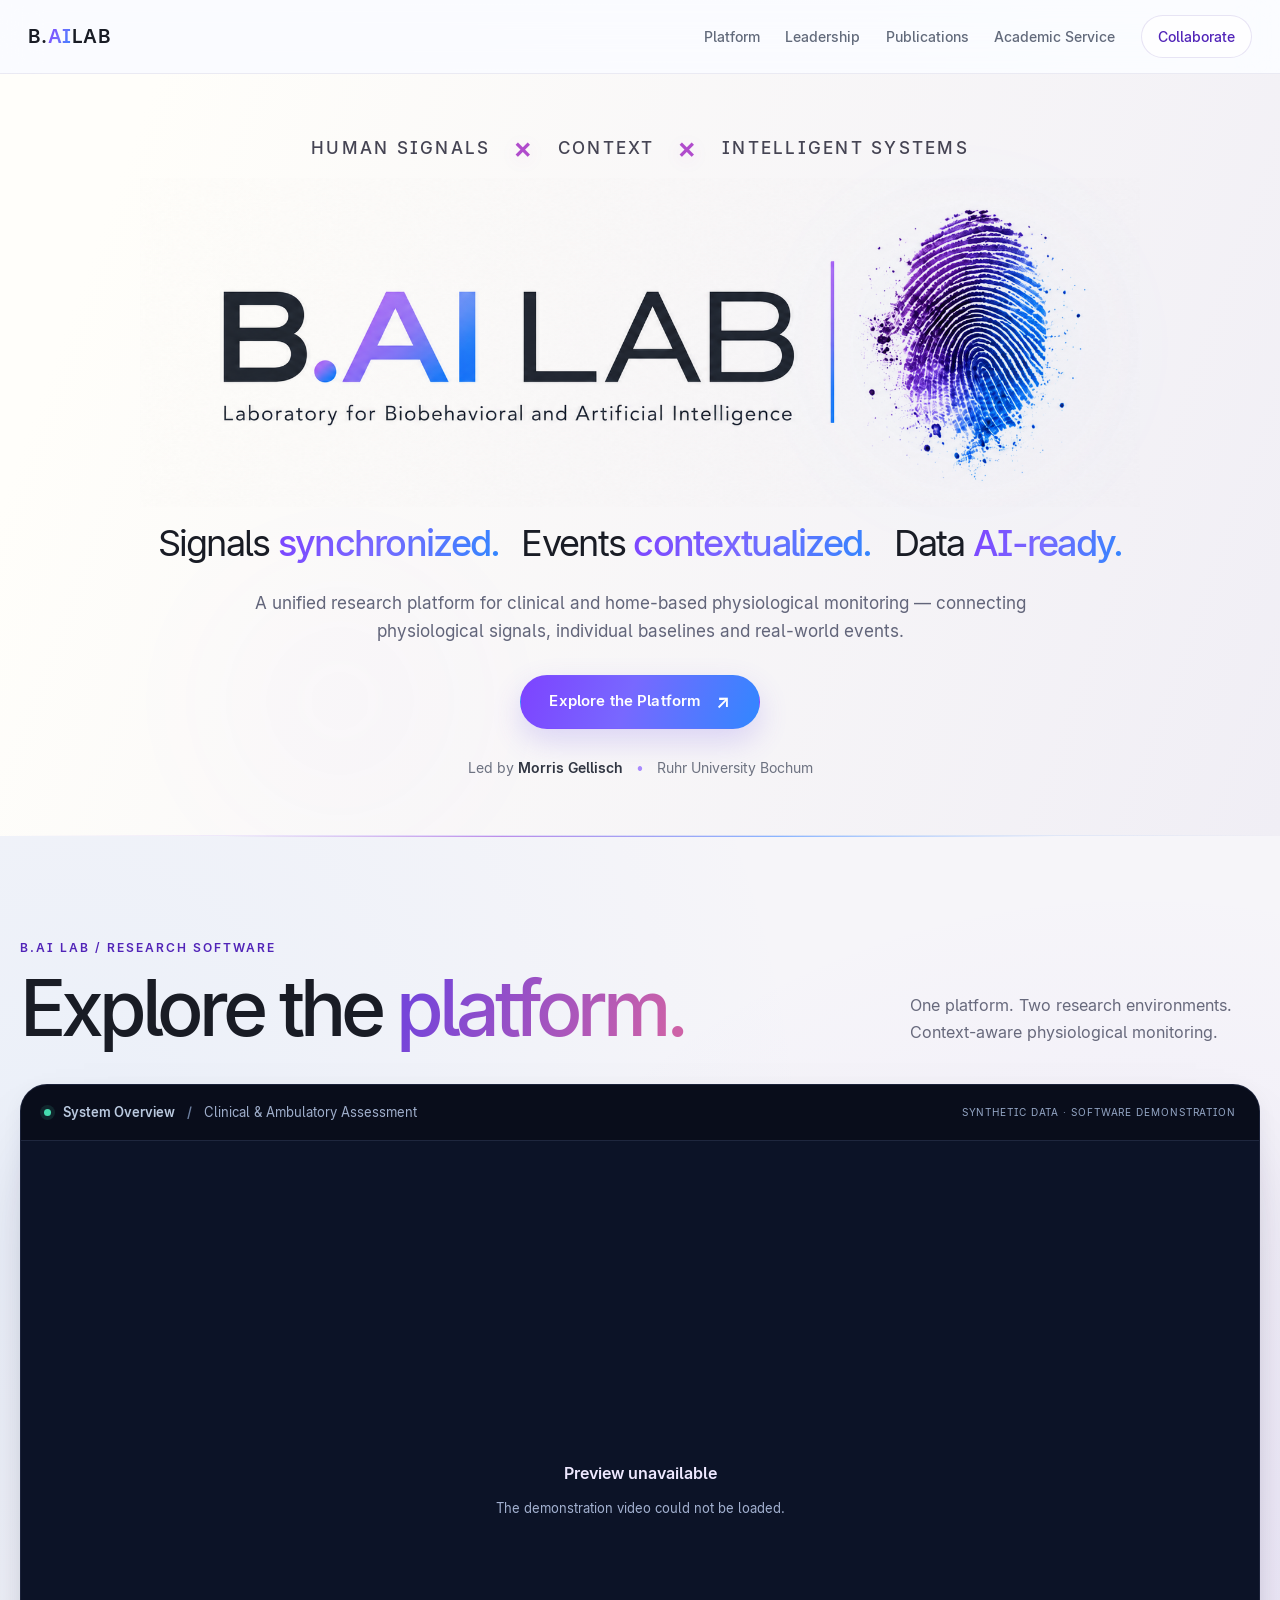
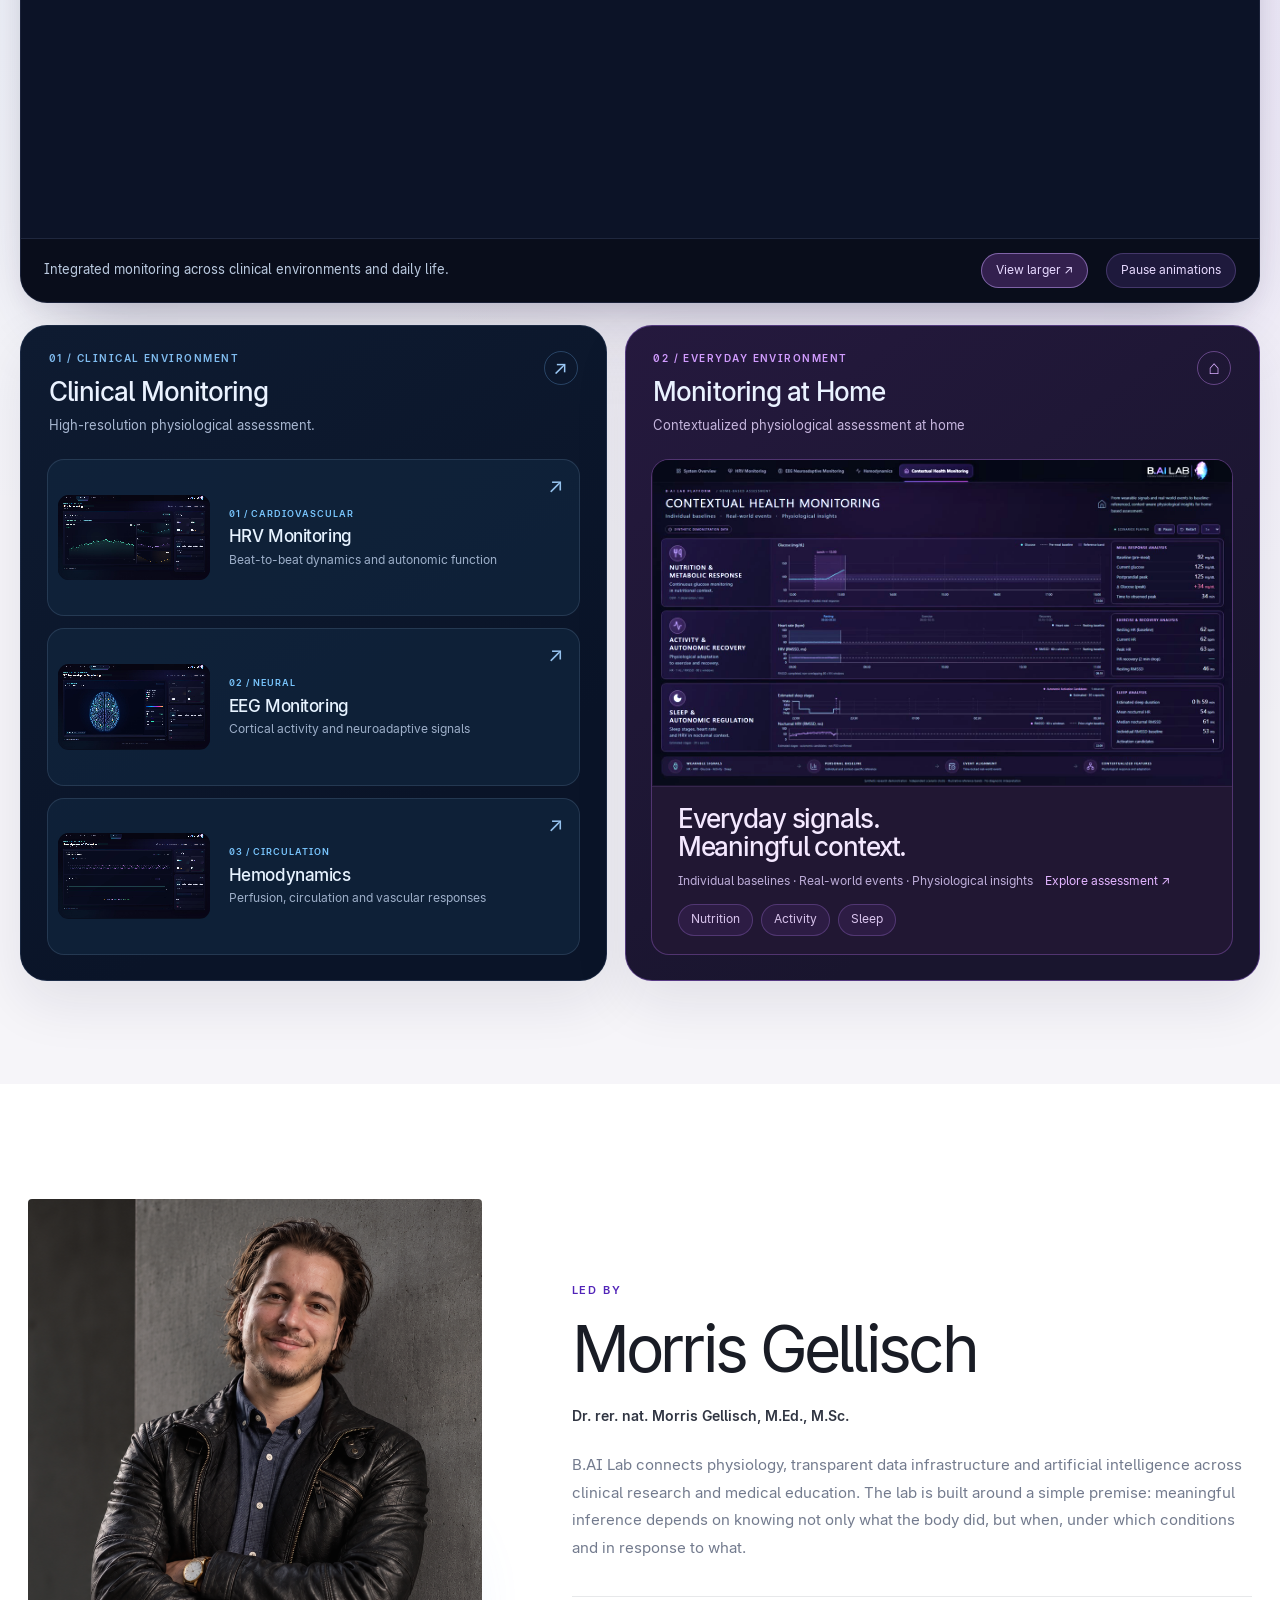
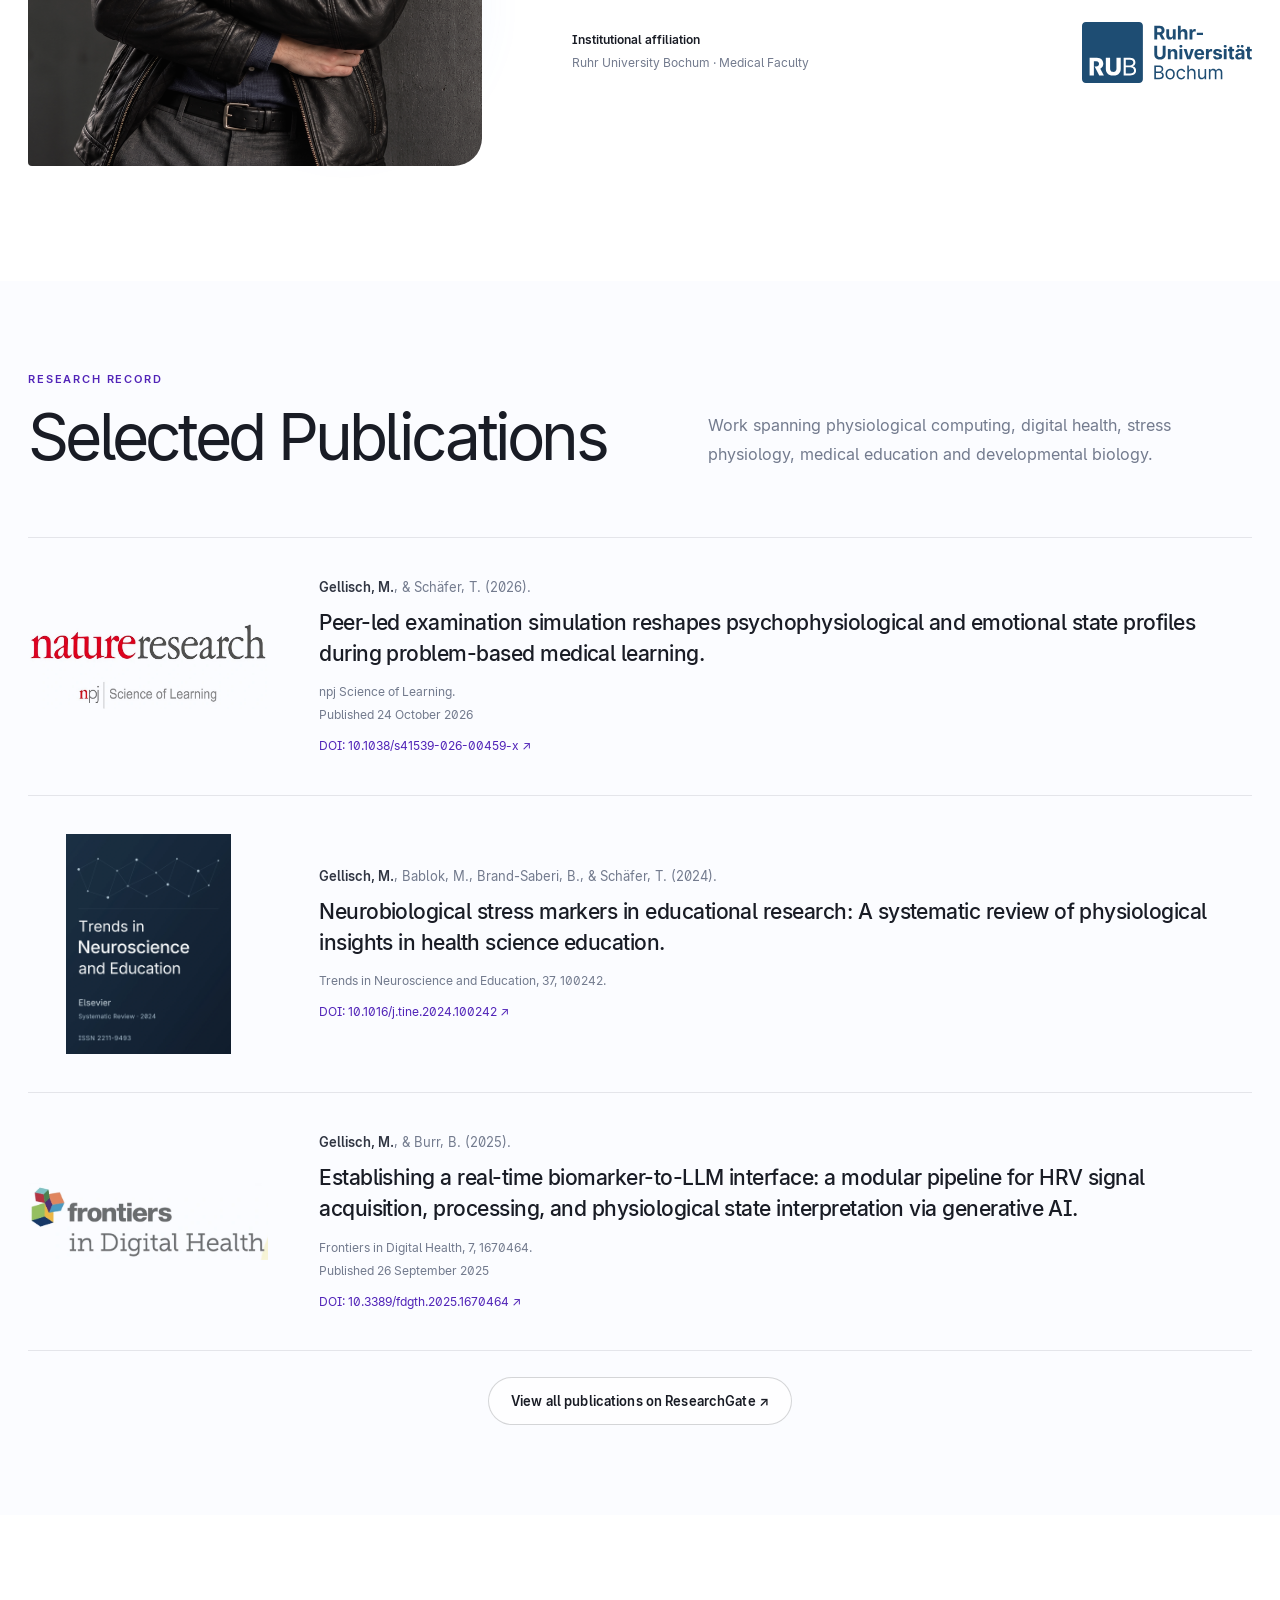
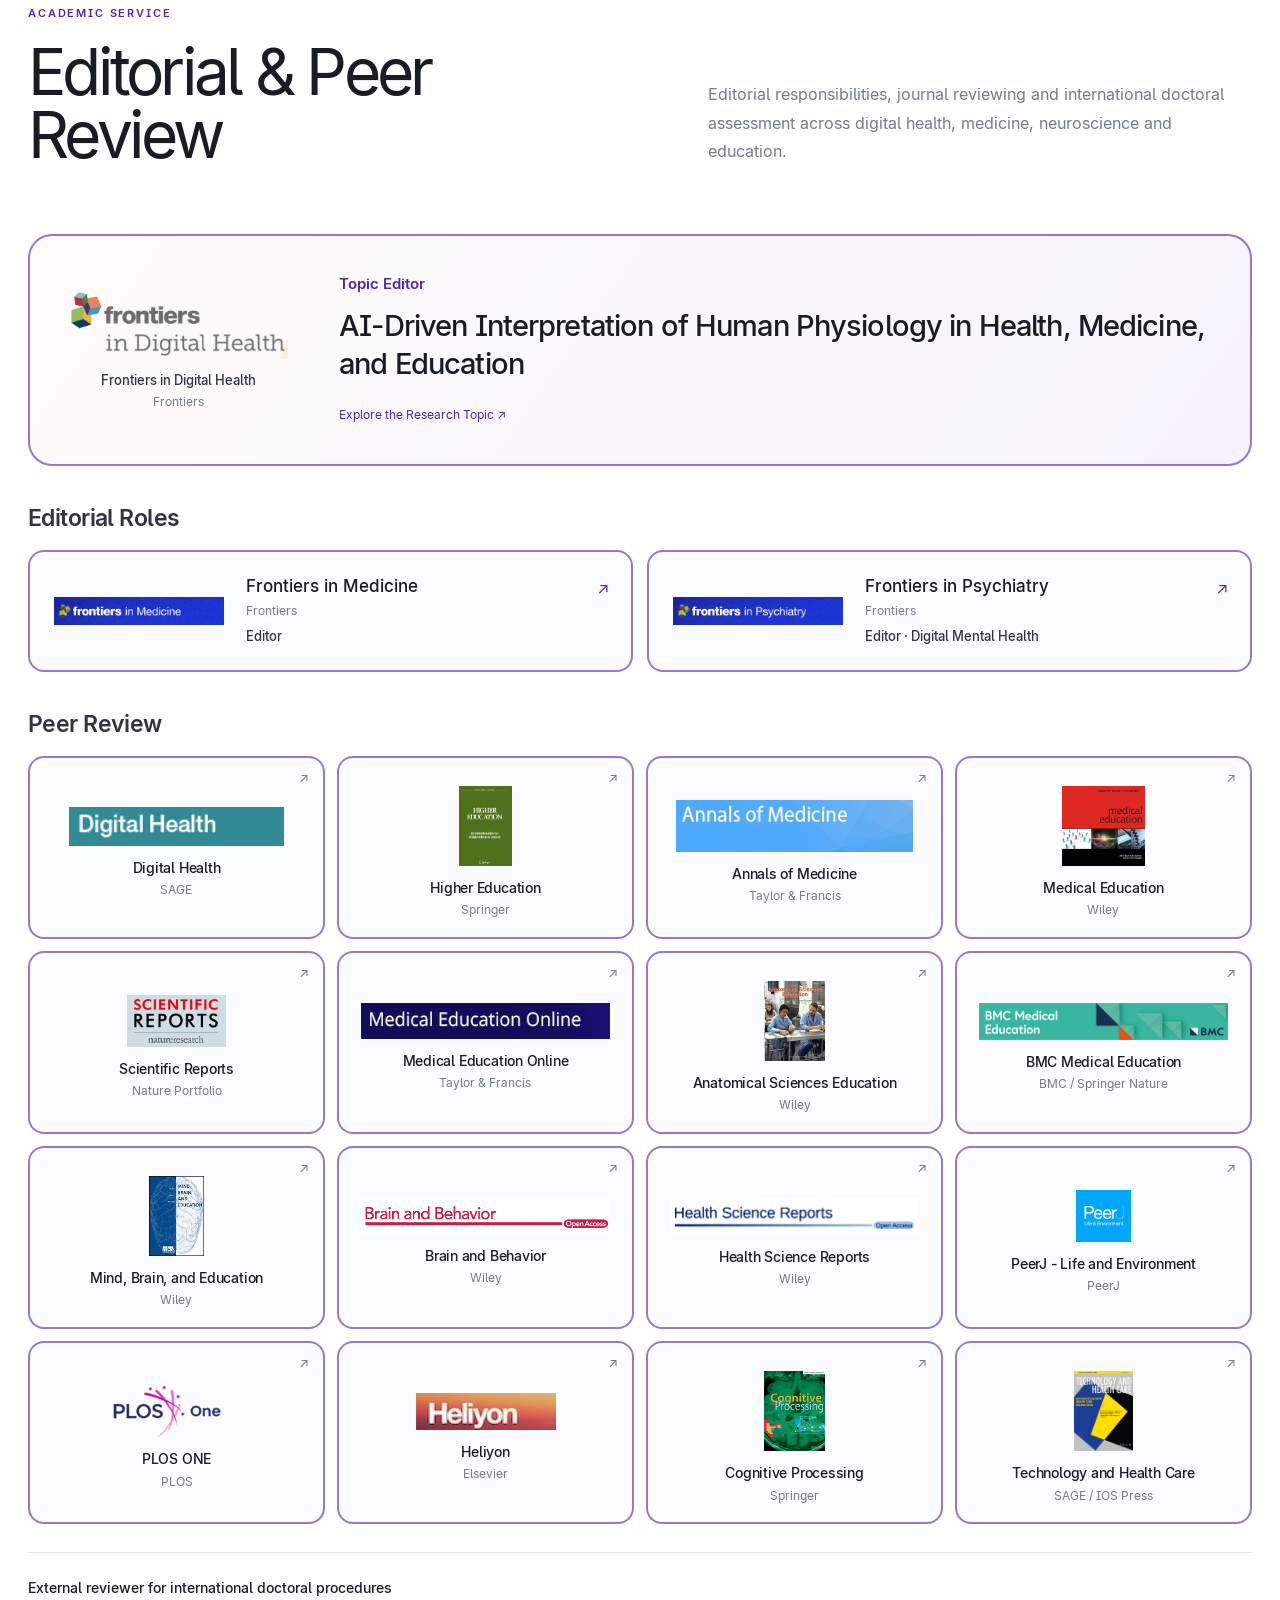
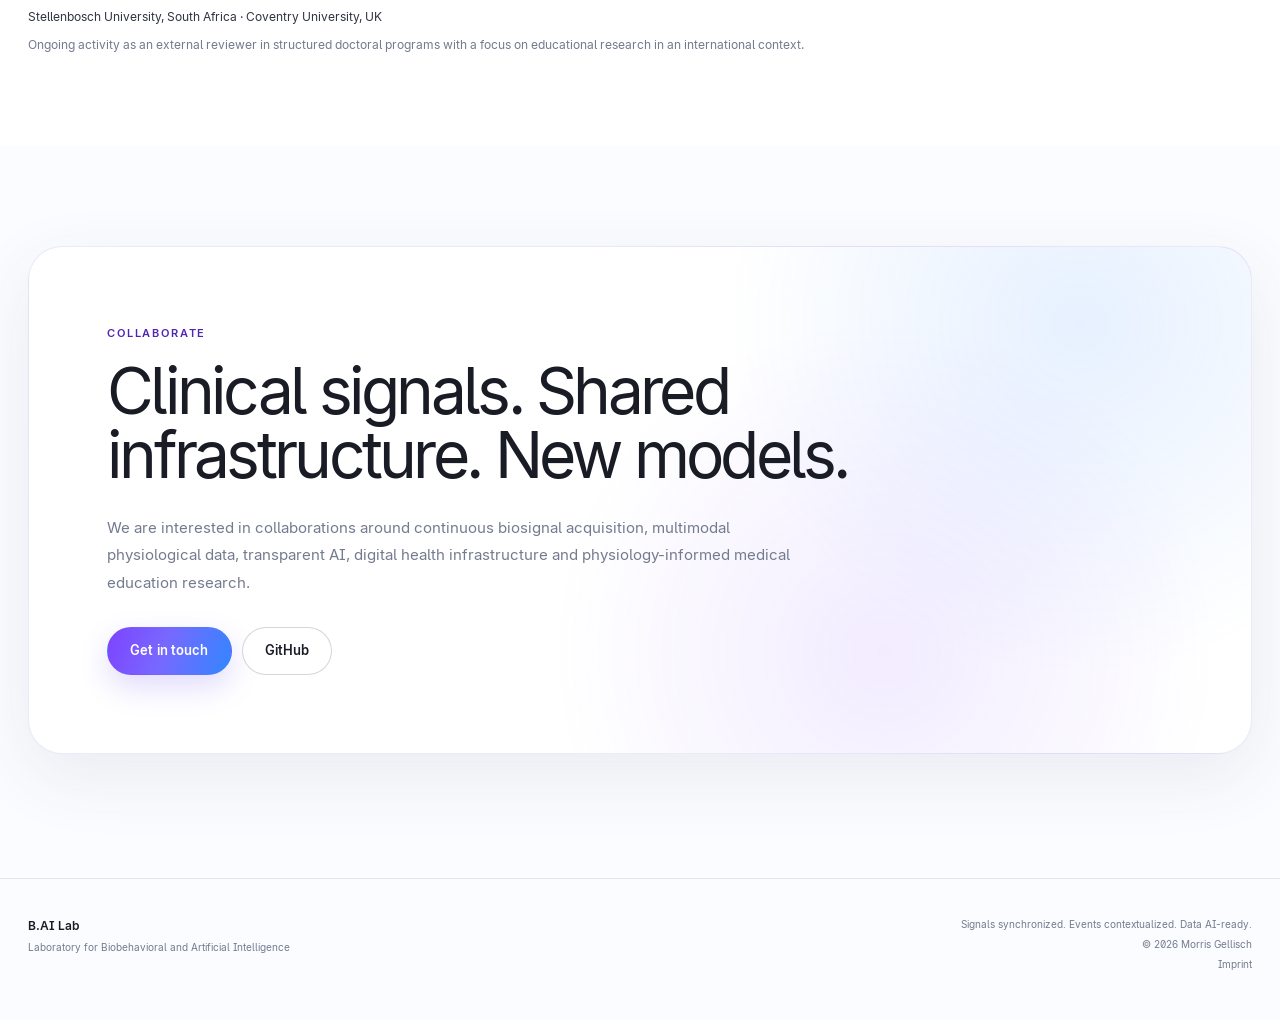
<file: index.html>
<!DOCTYPE html>
<html lang="en">
<head>
  <meta charset="UTF-8" />
  <meta name="viewport" content="width=device-width, initial-scale=1.0" />

  <title>B.AI Lab | Biobehavioral Artificial Intelligence</title>
  <meta
    name="description"
    content="B.AI Lab develops transparent infrastructures for synchronized, contextualized and AI-ready physiological data."
  />
  <link rel="canonical" href="https://morrisgellisch.com/" />

  <meta property="og:title" content="B.AI Lab | Biobehavioral Artificial Intelligence" />
  <meta property="og:description" content="Signals synchronized. Events contextualized. Data AI-ready." />
  <meta property="og:image" content="https://morrisgellisch.com/assets/images/Lab-Logo.png" />
  <meta property="og:type" content="website" />

  <link rel="stylesheet" href="assets/css/site.css" />
  <link rel="stylesheet" href="assets/css/showcase-redesign.css" />
  <script src="assets/js/site.js" defer></script>
  <script src="assets/js/showcase-redesign.js" defer></script>
</head>

<body>
  <a class="skip-link" href="#platform">Skip to platform</a>

  <!-- ============================================================
       SECTION 00 — NAVIGATION
       Edit labels/links here without touching the rest of the page.
  ============================================================= -->
  <nav class="site-nav" aria-label="Main navigation">
    <div class="container nav-inner">
      <a class="nav-brand" href="#top" aria-label="B.AI Lab home">
        <span class="nav-brand-b">B.</span><span class="nav-brand-ai">AI</span><span class="nav-brand-lab"> LAB</span>
      </a>

      <div class="nav-links" id="navLinks">
        <a href="#platform">Platform</a>
        <a href="#leadership">Leadership</a>
        <a href="#publications">Publications</a>
        <a href="#service">Academic Service</a>
        <a class="nav-contact" href="#collaborate">Collaborate</a>
      </div>

      <button class="nav-toggle" id="navToggle" aria-expanded="false" aria-controls="navLinks" aria-label="Open navigation">
        <span></span><span></span>
      </button>
    </div>
  </nav>


  <main id="top">

    <!-- ============================================================
         SECTION 01 — HERO / BRAND
         Primary identity: B.AI Lab. Lab-first, person-second.
    ============================================================= -->
    <header class="hero section-shell">
      <div class="hero-glow hero-glow-a" aria-hidden="true"></div>
      <div class="hero-glow hero-glow-b" aria-hidden="true"></div>

      <div class="container hero-inner">
        <p class="hero-kicker">Human signals <span>×</span> context <span>×</span> intelligent systems</p>

        <div class="hero-logo-wrap">
          <img
            class="hero-logo"
            src="assets/images/Lab-Logo.png"
            alt="B.AI Lab — Laboratory for Biobehavioral and Artificial Intelligence"
          />
        </div>

        <h1 class="hero-mantra" aria-label="Signals synchronized. Events contextualized. Data AI-ready.">
          <span>Signals <strong>synchronized.</strong></span>
          <span>Events <strong>contextualized.</strong></span>
          <span>Data <strong>AI-ready.</strong></span>
        </h1>

        <p class="hero-copy">
          A unified research platform for clinical and home-based physiological monitoring — connecting physiological signals, individual baselines and real-world events.
        </p>

        <div class="hero-actions">
          <a class="button button-primary" href="#platform">Explore the Platform <span aria-hidden="true">↗</span></a>
        </div>

        <div class="hero-meta" aria-label="Lab affiliation">
          <span>Led by <strong>Morris Gellisch</strong></span>
          <span class="hero-meta-dot">•</span>
          <span>Ruhr University Bochum</span>
        </div>
      </div>
    </header>


    <!-- ============================================================
         SECTION 02 — INTERACTIVE PLATFORM
         Default: system overview video.
         Application cards switch the main demonstration.
         Video paths are configured in assets/js/showcase-redesign.js.
    ============================================================= -->
    <!-- ============================================================
         SECTION 02 — PLATFORM SHOWCASE
         Two domains, one platform. All videos are illustrative footage.
    ============================================================= -->
    <section class="section platform-section platform-redesign" id="platform" aria-labelledby="showcaseHeading">
      <div class="showcase-shell">
        <div class="showcase-heading">
          <div>
            <p class="eyebrow">B.AI LAB / RESEARCH SOFTWARE</p>
            <h2 id="showcaseHeading">Explore the <em>platform.</em></h2>
          </div>
          <p>One platform. Two research environments. Context-aware physiological monitoring.</p>
        </div>

        <div class="showcase-console" id="showcaseConsole">
          <div class="showcase-console-bar">
            <div class="showcase-console-identity">
              <span class="showcase-live-indicator" aria-hidden="true"></span>
              <span id="showcaseCurrentTitle">System Overview</span>
              <span class="showcase-console-separator" aria-hidden="true">/</span>
              <span id="showcaseCurrentDomain">Clinical &amp; Ambulatory Assessment</span>
            </div>
            <div class="showcase-console-navigation" id="showcaseConsoleNavigation">
              <span class="showcase-demo-label">Synthetic data · Software demonstration</span>
              <button id="showcaseReset" type="button" class="showcase-reset" hidden>← Back to Overview</button>
            </div>
          </div>
          <div class="showcase-screen">
            <video id="showcaseMainVideo" muted loop playsinline preload="metadata" poster="assets/images/video-posters/overview.jpg"
              aria-label="Animated B.AI Lab system overview showing clinical and ambulatory modules">
              <source src="assets/video_data/BAI_System_Overview_Loop.mp4" type="video/mp4" />
            </video>
            <div class="showcase-screen-fallback" id="showcaseVideoFallback" hidden>
              <strong>Preview unavailable</strong>
              <span>The demonstration video could not be loaded.</span>
            </div>
          </div>
          <div class="showcase-console-foot">
            <p id="showcaseCurrentDescription" aria-live="polite" aria-atomic="true">Integrated monitoring across clinical environments and daily life.</p>
            <button id="showcaseExpand" type="button" class="showcase-reset showcase-expand" aria-haspopup="dialog" aria-controls="showcaseViewer">View larger ↗</button>
            <button id="showcaseMotion" type="button" class="showcase-reset" aria-pressed="false">Pause animations</button>
          </div>
        </div>

        <p class="showcase-mobile-hint">Tap an application to open a larger video with playback controls.</p>
        <div class="showcase-domains" aria-label="Explore software applications">
          <section class="showcase-domain showcase-domain--clinical" aria-labelledby="clinicalDomainTitle">
            <div class="showcase-domain-heading">
              <div>
                <p class="showcase-domain-overline">01 / CLINICAL ENVIRONMENT</p>
                <h3 id="clinicalDomainTitle">Clinical Monitoring</h3>
                <p>High-resolution physiological assessment.</p>
              </div>
              <span class="showcase-domain-mark" aria-hidden="true">↗</span>
            </div>
            <div class="showcase-choices">
              <button class="showcase-choice" type="button" data-showcase-view="hrv" aria-label="Play HRV Monitoring demonstration">
                <span class="showcase-choice-media"><video class="showcase-preview-video" muted loop playsinline preload="none" aria-hidden="true"><source src="assets/video_data/bai_hrv_monitoring_loop.webm" type="video/webm"></video></span>
                <span class="showcase-choice-copy"><span class="showcase-choice-index">01 / CARDIOVASCULAR</span><strong>HRV Monitoring</strong><span>Beat-to-beat dynamics and autonomic function</span></span>
                <span class="showcase-choice-arrow" aria-hidden="true">↗</span>
              </button>
              <button class="showcase-choice" type="button" data-showcase-view="eeg" aria-label="Play EEG Monitoring demonstration">
                <span class="showcase-choice-media"><video class="showcase-preview-video" muted loop playsinline preload="none" aria-hidden="true"><source src="assets/video_data/bai_eeg_monitoring_loop.webm" type="video/webm"></video></span>
                <span class="showcase-choice-copy"><span class="showcase-choice-index">02 / NEURAL</span><strong>EEG Monitoring</strong><span>Cortical activity and neuroadaptive signals</span></span>
                <span class="showcase-choice-arrow" aria-hidden="true">↗</span>
              </button>
              <button class="showcase-choice" type="button" data-showcase-view="hemo" aria-label="Play Hemodynamics demonstration">
                <span class="showcase-choice-media"><video class="showcase-preview-video" muted loop playsinline preload="none" aria-hidden="true"><source src="assets/video_data/bai_hemodynamics_loop.webm" type="video/webm"></video></span>
                <span class="showcase-choice-copy"><span class="showcase-choice-index">03 / CIRCULATION</span><strong>Hemodynamics</strong><span>Perfusion, circulation and vascular responses</span></span>
                <span class="showcase-choice-arrow" aria-hidden="true">↗</span>
              </button>
            </div>
          </section>

          <section class="showcase-domain showcase-domain--ambulatory" aria-labelledby="ambulatoryDomainTitle">
            <div class="showcase-domain-heading">
              <div>
                <p class="showcase-domain-overline">02 / EVERYDAY ENVIRONMENT</p>
                <h3 id="ambulatoryDomainTitle">Monitoring at Home</h3>
                <p>Contextualized physiological assessment at home</p>
              </div>
              <span class="showcase-domain-mark" aria-hidden="true">⌂</span>
            </div>
            <button class="showcase-ambulatory-card" type="button" data-showcase-view="contextual" aria-label="Play Monitoring at Home demonstration">
              <span class="showcase-ambulatory-media">
                <video class="showcase-preview-video" muted loop playsinline preload="none" aria-hidden="true"><source src="assets/video_data/BAI_Contextual_Health_Monitoring_Loop.mp4" type="video/mp4"></video>
              </span>
              <span class="showcase-ambulatory-content">
                <span class="showcase-ambulatory-copy"><strong>Everyday signals.<br>Meaningful context.</strong><small>Individual baselines · Real-world events · Physiological insights</small></span>
                <span class="showcase-ambulatory-action" aria-hidden="true">Explore assessment ↗</span>
              </span>
              <span class="showcase-category-row"><span>Nutrition</span><span>Activity</span><span>Sleep</span></span>
            </button>
          </section>
        </div>
      </div>
    </section>

    <!-- ============================================================
         SECTION 05 — LEADERSHIP / PERSONAL WARMTH
         Full academic titles appear once here.
         Later, this can become a People section with a group photograph.
    ============================================================= -->
    <section class="section leadership-section" id="leadership">
      <div class="container leadership-grid">
        <div class="leadership-visual">
          <img src="assets/images/Beton.png" alt="Morris Gellisch" />
          <div class="photo-glow" aria-hidden="true"></div>
        </div>

        <div class="leadership-copy">
          <p class="eyebrow">Led by</p>
          <h2>Morris Gellisch</h2>
          <p class="academic-title">Dr. rer. nat. Morris Gellisch, M.Ed., M.Sc.</p>
          <p class="leadership-text">
            B.AI Lab connects physiology, transparent data infrastructure and artificial intelligence across clinical research and medical education. The lab is built around a simple premise: meaningful inference depends on knowing not only what the body did, but when, under which conditions and in response to what.
          </p>

          <div class="leadership-affiliation">
            <div>
              <strong>Institutional affiliation</strong>
              <span>Ruhr University Bochum · Medical Faculty</span>
            </div>
            <img src="assets/brand/Ruhr-Universitaet-Bochum_Logo_Blau_screen_rgb.svg" alt="Ruhr University Bochum" />
          </div>

        </div>
      </div>
    </section>


    <!-- ============================================================
         SECTION 06 — PUBLICATIONS
         Automatically populated from assets/research/publications.json.
         Edit the JSON rather than the HTML whenever possible.
    ============================================================= -->
    <section class="section publications-section" id="publications">
      <div class="container">
        <div class="section-heading split-heading">
          <div>
            <p class="eyebrow">Research record</p>
            <h2>Selected Publications</h2>
          </div>
          <p class="section-intro">
            Work spanning physiological computing, digital health, stress physiology, medical education and developmental biology.
          </p>
        </div>

        <div class="publication-list" id="publicationList">
          <p class="data-loading">Loading publication data…</p>
        </div>

        <div class="publication-actions">
          <a class="button button-ghost" href="https://www.researchgate.net/profile/Morris_Gellisch" target="_blank" rel="noopener noreferrer">View all publications on ResearchGate ↗</a>
        </div>
      </div>
    </section>


    <!-- ============================================================
         SECTION 07 — ACADEMIC SERVICE
         Automatically populated from editorial-roles.json / peer-review.json.
    ============================================================= -->
    <section class="section service-section" id="service">
      <div class="container">
        <div class="section-heading split-heading">
          <div>
            <p class="eyebrow">Academic service</p>
            <h2>Editorial &amp; Peer Review</h2>
          </div>
          <p class="section-intro">
            Editorial responsibilities, journal reviewing and international doctoral assessment across digital health, medicine, neuroscience and education.
          </p>
        </div>

        <div id="researchTopic" class="research-topic"><p class="data-loading">Loading Research Topic…</p></div>

        <div class="editorial-affiliations" aria-labelledby="editorialHeading">
          <h3 class="service-label" id="editorialHeading">Editorial Roles</h3>
          <div id="editorialRoles" class="service-stack"><p class="data-loading">Loading editorial roles…</p></div>
        </div>

        <div class="peer-review-group" aria-labelledby="reviewHeading">
          <h3 class="service-label" id="reviewHeading">Peer Review</h3>
          <div id="reviewJournals" class="journal-grid"><p class="data-loading">Loading reviewing activity…</p></div>
        </div>
        <div id="doctoralReview" class="doctoral-review"></div>
      </div>
    </section>


    <!-- ============================================================
         OPTIONAL FUTURE SECTION — MEDIA & PRESS
         Add back once you have a curated media JSON / links.

         <section class="section" id="media">...</section>
    ============================================================= -->


    <!-- ============================================================
         SECTION 08 — COLLABORATE / CONTACT
         Email is configured once in assets/js/site.js (SITE_CONFIG.email).
    ============================================================= -->
    <section class="section collaborate-section" id="collaborate">
      <div class="container collaborate-card">
        <p class="eyebrow">Collaborate</p>
        <h2>Clinical signals. Shared infrastructure. New models.</h2>
        <p>
          We are interested in collaborations around continuous biosignal acquisition, multimodal physiological data, transparent AI, digital health infrastructure and physiology-informed medical education research.
        </p>
        <div class="collaborate-actions">
          <a class="button button-primary" id="emailLink" href="#" hidden>Get in touch</a>
          <a class="button button-ghost" href="https://github.com/B-AI-Lab" target="_blank" rel="noreferrer">GitHub</a>
        </div>
        <p class="contact-note" id="contactNote" hidden></p>
      </div>
    </section>

  </main>

  <dialog class="showcase-viewer" id="showcaseViewer" aria-labelledby="showcaseViewerTitle" aria-describedby="showcaseViewerHint">
    <div class="showcase-viewer-bar">
      <h2 id="showcaseViewerTitle">System Overview</h2>
      <div class="showcase-viewer-actions">
        <button id="showcaseFullscreen" type="button" class="showcase-reset">Fullscreen ↗</button>
        <button id="showcaseViewerClose" type="button" class="showcase-reset" aria-label="Close video viewer" autofocus>Close ×</button>
      </div>
    </div>
    <video id="showcaseViewerVideo" controls muted loop playsinline preload="none" aria-label="System Overview demonstration"></video>
    <p id="showcaseViewerError" class="showcase-viewer-error" role="status" hidden>This video could not be loaded. Please close the viewer and try again.</p>
    <p id="showcaseViewerHint">Use the video controls to play, pause or seek. Rotate your phone for a wider view.</p>
  </dialog>


<!-- ============================================================
     SECTION 09 — FOOTER
============================================================= -->
<footer class="site-footer">
  <div class="container footer-grid">

    <div>
      <strong>B.AI Lab</strong>
      <span>Laboratory for Biobehavioral and Artificial Intelligence</span>
    </div>

    <div class="footer-right">
      <span>Signals synchronized. Events contextualized. Data AI-ready.</span>
      <span>© <span id="currentYear"></span> Morris Gellisch</span>

      <span class="footer-legal">
        <a href="imprint.html">Imprint</a>
      </span>
    </div>

  </div>
</footer>

</body>
</html>
</file>
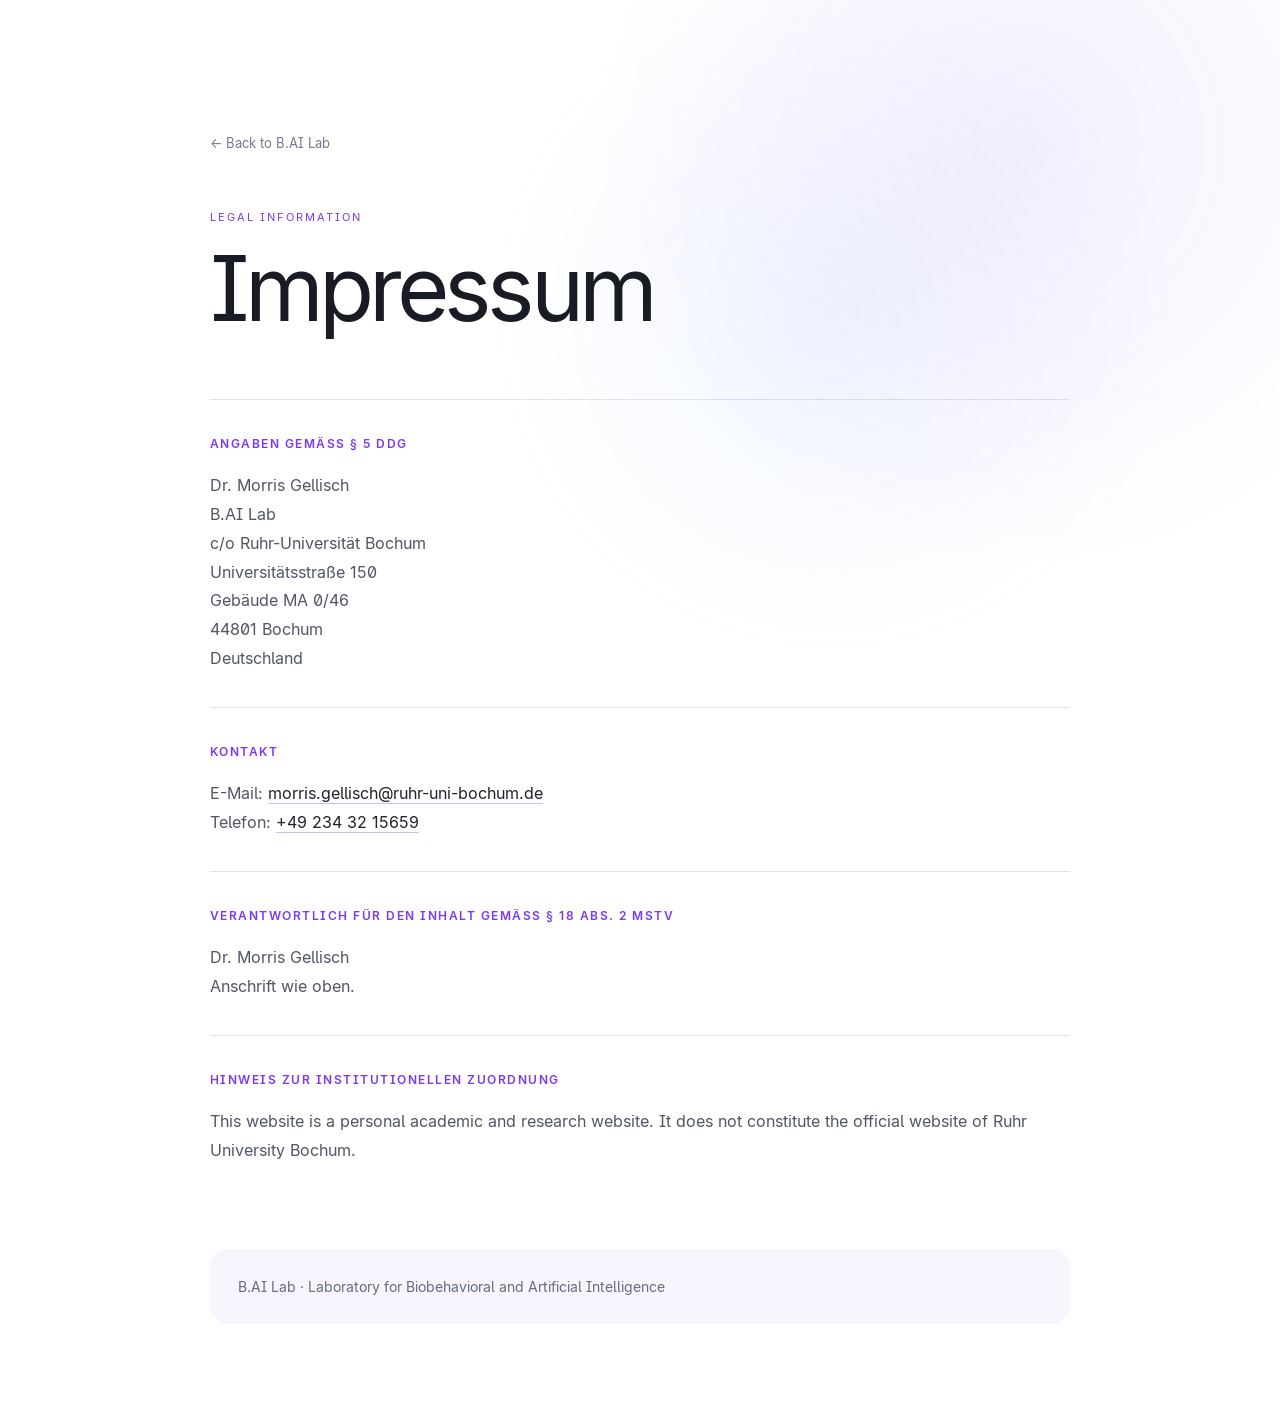
<file: imprint.html>
<!DOCTYPE html>
<html lang="en">
<head>
  <meta charset="UTF-8">
  <meta name="viewport" content="width=device-width, initial-scale=1.0">

  <title>Imprint | B.AI Lab</title>

  <link rel="stylesheet" href="assets/css/site.css">

  <style>
    .legal-page {
      min-height: 100vh;
      padding: 130px 0 100px;
      background:
        radial-gradient(circle at 80% 10%, rgba(124, 58, 237, 0.08), transparent 26%),
        radial-gradient(circle at 65% 22%, rgba(59, 130, 246, 0.07), transparent 25%),
        #ffffff;
    }

    .legal-shell {
      width: min(860px, calc(100% - 40px));
      margin: 0 auto;
    }

    .legal-back {
      display: inline-block;
      margin-bottom: 55px;
      font-size: 0.8rem;
      color: #777b8d;
      text-decoration: none;
    }

    .legal-back:hover {
      color: #7c3aed;
    }

    .legal-kicker {
      font-size: 0.7rem;
      text-transform: uppercase;
      letter-spacing: 0.18em;
      color: #7c3aed;
      margin-bottom: 18px;
    }

    .legal-page h1 {
      font-size: clamp(3rem, 7vw, 6rem);
      line-height: 1;
      letter-spacing: -0.055em;
      font-weight: 400;
      margin-bottom: 65px;
    }

    .legal-section {
      padding: 34px 0;
      border-top: 1px solid rgba(32, 35, 43, 0.12);
    }

    .legal-section h2 {
      font-family: inherit;
      font-size: 0.78rem;
      font-weight: 600;
      text-transform: uppercase;
      letter-spacing: 0.12em;
      color: #7c3aed;
      margin-bottom: 18px;
    }

    .legal-section p {
      font-size: 1rem;
      line-height: 1.8;
      color: #525666;
    }

    .legal-section a {
      color: #20232b;
      text-decoration: none;
      border-bottom: 1px solid rgba(124, 58, 237, 0.35);
    }

    .legal-section a:hover {
      color: #7c3aed;
    }

    .legal-note {
      margin-top: 50px;
      padding: 26px 28px;
      border-radius: 18px;
      background: rgba(124, 58, 237, 0.05);
      color: #686c7d;
      font-size: 0.88rem;
      line-height: 1.7;
    }
  </style>
</head>

<body>

  <main class="legal-page">

    <div class="legal-shell">

      <a class="legal-back" href="index.html">
        ← Back to B.AI Lab
      </a>

      <div class="legal-kicker">
        Legal Information
      </div>

      <h1>
        Impressum
      </h1>


      <section class="legal-section">

        <h2>
          Angaben gemäß § 5 DDG
        </h2>

        <p>
          Dr. Morris Gellisch<br>
          B.AI Lab<br>
          c/o Ruhr-Universität Bochum<br>
          Universitätsstraße 150<br>
          Gebäude MA 0/46<br>
          44801 Bochum<br>
          Deutschland
        </p>

      </section>


      <section class="legal-section">

        <h2>
          Kontakt
        </h2>

        <p>
          E-Mail:
          <a href="mailto:morris.gellisch@ruhr-uni-bochum.de">
            morris.gellisch@ruhr-uni-bochum.de
          </a>
          <br>

          Telefon:
          <a href="tel:+492343215659">
            +49 234 32 15659
          </a>
        </p>

      </section>


      <section class="legal-section">

        <h2>
          Verantwortlich für den Inhalt gemäß § 18 Abs. 2 MStV
        </h2>

        <p>
          Dr. Morris Gellisch<br>
          Anschrift wie oben.
        </p>

      </section>


      <section class="legal-section">

        <h2>
          Hinweis zur institutionellen Zuordnung
        </h2>

        <p>
          This website is a personal academic and research website.
          It does not constitute the official website of Ruhr University Bochum.
        </p>

      </section>


      <div class="legal-note">
        B.AI Lab · Laboratory for Biobehavioral and Artificial Intelligence
      </div>

    </div>

  </main>

</body>
</html>
</file>
<file: assets/css/site.css>
/* ================================================================
   B.AI LAB — SITE DESIGN SYSTEM
   ---------------------------------------------------------------
   Edit this file for the visual system only.
   Content: index.html
   Interactions + research JSON: assets/js/site.js
================================================================ */

@font-face {
  font-family: "RUB Inter";
  src: url("../fonts/RUBInter-Regular.ttf") format("truetype");
  font-weight: 400;
  font-style: normal;
  font-display: swap;
}

@font-face {
  font-family: "RUB Inter";
  src: url("../fonts/RUBInter-Medium.ttf") format("truetype");
  font-weight: 500;
  font-style: normal;
  font-display: swap;
}

@font-face {
  font-family: "RUB Inter";
  src: url("../fonts/RUBInter-SemiBold.ttf") format("truetype");
  font-weight: 600;
  font-style: normal;
  font-display: swap;
}

:root {
  --paper: #fbfcff;
  --paper-warm: #fdfcf9;
  --surface: rgba(255, 255, 255, .82);
  --surface-solid: #ffffff;
  --ink: #191c25;
  --ink-soft: #303542;
  --muted: #737b8e;
  --muted-light: #9aa2b2;
  --line: rgba(40, 46, 68, .11);

  --violet: #7d43ff;
  --violet-deep: #5124b8;
  --violet-soft: #a98aff;
  --blue: #3187ff;
  --blue-soft: #7cc8ff;
  --cyan: #63d2ff;
  --pink: #d856ff;
  --green: #19ae83;

  --gradient: linear-gradient(110deg, var(--violet) 0%, #7868ff 45%, var(--blue) 100%);
  --gradient-soft: linear-gradient(110deg, rgba(125,67,255,.11), rgba(49,135,255,.12));

  --shadow-soft: 0 22px 70px rgba(62, 71, 105, .09);
  --shadow-card: 0 14px 44px rgba(53, 63, 102, .075);

  --radius-xl: 34px;
  --radius-lg: 24px;
  --radius-md: 16px;
  --radius-pill: 999px;

  --container: 1240px;
  --nav-height: 74px;

  --font: "RUB Inter", Inter, -apple-system, BlinkMacSystemFont, "Segoe UI", sans-serif;
}

* {
  box-sizing: border-box;
  margin: 0;
  padding: 0;
}

html {
  scroll-behavior: smooth;
  scroll-padding-top: calc(var(--nav-height) + 18px);
}

body {
  min-width: 320px;
  color: var(--ink);
  background:
    radial-gradient(circle at 12% 12%, rgba(125,67,255,.035), transparent 28%),
    radial-gradient(circle at 92% 42%, rgba(49,135,255,.04), transparent 31%),
    var(--paper);
  font-family: var(--font);
  line-height: 1.55;
  -webkit-font-smoothing: antialiased;
  text-rendering: optimizeLegibility;
}

body.menu-open {
  overflow: hidden;
}

a {
  color: inherit;
  text-decoration: none;
}

button,
a {
  -webkit-tap-highlight-color: transparent;
}

button,
input,
textarea {
  font: inherit;
}

button {
  color: inherit;
}

img,
video {
  display: block;
  max-width: 100%;
}

::selection {
  color: #fff;
  background: var(--violet);
}

.container {
  width: min(var(--container), calc(100% - 56px));
  margin-inline: auto;
}

.section {
  position: relative;
  padding: 124px 0;
}

.eyebrow {
  margin-bottom: 18px;
  color: var(--violet-deep);
  font-size: .68rem;
  font-weight: 600;
  letter-spacing: .17em;
  text-transform: uppercase;
}

.section-heading {
  margin-bottom: 68px;
}

.split-heading {
  display: grid;
  grid-template-columns: 1.05fr .95fr;
  gap: 78px;
  align-items: end;
}

.section-heading h2,
.vision-statement h2,
.leadership-copy h2,
.collaborate-card h2 {
  max-width: 830px;
  font-size: clamp(2.65rem, 5vw, 5.35rem);
  font-weight: 400;
  line-height: .99;
  letter-spacing: -.058em;
}

.section-intro {
  max-width: 600px;
  color: var(--muted);
  font-size: 1rem;
  line-height: 1.8;
}

.button {
  display: inline-flex;
  min-height: 48px;
  align-items: center;
  justify-content: center;
  padding: 0 22px;
  border: 1px solid transparent;
  border-radius: var(--radius-pill);
  cursor: pointer;
  font-size: .79rem;
  font-weight: 600;
  letter-spacing: .01em;
  transition: transform .22s ease, box-shadow .22s ease, border-color .22s ease, background .22s ease;
}

.button:hover {
  transform: translateY(-2px);
}

.button-primary {
  color: #fff;
  background: var(--gradient);
  box-shadow: 0 12px 30px rgba(104, 73, 235, .2);
}

.button-primary:hover {
  box-shadow: 0 16px 38px rgba(104, 73, 235, .26);
}

.button-ghost {
  border-color: rgba(25, 28, 37, .18);
  background: rgba(255,255,255,.68);
}

.button-ghost:hover {
  border-color: rgba(125,67,255,.34);
  background: #fff;
}


/* ================================================================
   00 — NAVIGATION
================================================================ */

.site-nav {
  position: sticky;
  top: 0;
  z-index: 1000;
  height: var(--nav-height);
  border-bottom: 1px solid rgba(44, 52, 81, .08);
  background: rgba(251, 252, 255, .86);
  backdrop-filter: blur(18px) saturate(150%);
}

.nav-inner {
  height: 100%;
  display: flex;
  align-items: center;
  justify-content: space-between;
  gap: 34px;
}

.nav-brand {
  display: inline-flex;
  align-items: baseline;
  font-size: 1.02rem;
  font-weight: 600;
  letter-spacing: .06em;
}

.nav-brand-b,
.nav-brand-lab {
  color: var(--ink);
}

.nav-brand-ai {
  color: transparent;
  background: var(--gradient);
  -webkit-background-clip: text;
  background-clip: text;
}

.nav-links {
  display: flex;
  align-items: center;
  gap: 26px;
  color: #626a7b;
  font-size: .76rem;
}

.nav-links a {
  transition: color .2s ease;
}

.nav-links a:hover {
  color: var(--violet-deep);
}

.nav-contact {
  padding: 9px 15px;
  border: 1px solid rgba(79, 49, 171, .13);
  border-radius: var(--radius-pill);
  color: var(--violet-deep) !important;
  background: rgba(255,255,255,.72);
}

.nav-toggle {
  display: none;
  width: 42px;
  height: 42px;
  border: 0;
  border-radius: 50%;
  background: rgba(255,255,255,.75);
  cursor: pointer;
}

.nav-toggle span {
  display: block;
  width: 17px;
  height: 1px;
  margin: 5px auto;
  background: var(--ink);
}


/* ================================================================
   01 — HERO
================================================================ */

.hero {
  position: relative;
  min-height: calc(100svh - var(--nav-height));
  display: flex;
  align-items: center;
  overflow: hidden;
  padding: 58px 0 84px;
  background: #fff;
}

.hero::after {
  content: "";
  position: absolute;
  inset: auto 0 0;
  height: 1px;
  background: linear-gradient(90deg, transparent, rgba(125,67,255,.18), rgba(49,135,255,.18), transparent);
}

.hero-glow {
  position: absolute;
  width: 500px;
  height: 500px;
  border-radius: 50%;
  pointer-events: none;
  filter: blur(20px);
  opacity: .52;
}

.hero-glow-a {
  top: 3%;
  right: 5%;
  background: radial-gradient(circle, rgba(98, 185, 255, .19), rgba(98,185,255,0) 66%);
  animation: drift-a 10s ease-in-out infinite alternate;
}

.hero-glow-b {
  left: 7%;
  bottom: -15%;
  background: radial-gradient(circle, rgba(151, 101, 255, .14), rgba(151,101,255,0) 67%);
  animation: drift-b 12s ease-in-out infinite alternate;
}

@keyframes drift-a {
  to { transform: translate(-28px, 26px) scale(1.08); }
}

@keyframes drift-b {
  to { transform: translate(36px, -18px) scale(.94); }
}

.hero-inner {
  position: relative;
  z-index: 1;
  text-align: center;
}

.hero-kicker {
  color: #696f80;
  font-size: .68rem;
  font-weight: 600;
  letter-spacing: .21em;
  text-transform: uppercase;
}

.hero-kicker span {
  margin: 0 8px;
  color: var(--violet-soft);
}

.hero-logo-wrap {
  width: min(1120px, 100%);
  margin: 28px auto 8px;
  overflow: hidden;
}

.hero-logo {
  width: 100%;
  mix-blend-mode: multiply;
}

.hero-mantra {
  display: flex;
  flex-wrap: wrap;
  justify-content: center;
  gap: 8px 18px;
  max-width: 1060px;
  margin: 8px auto 0;
  font-size: clamp(1.25rem, 2.25vw, 2.1rem);
  font-weight: 400;
  line-height: 1.3;
  letter-spacing: -.035em;
}

.hero-mantra span {
  white-space: nowrap;
}

.hero-mantra strong {
  font-weight: 500;
  color: transparent;
  background: var(--gradient);
  -webkit-background-clip: text;
  background-clip: text;
}

.hero-copy {
  max-width: 760px;
  margin: 25px auto 0;
  color: var(--muted);
  font-size: .98rem;
  line-height: 1.8;
}

.hero-actions {
  display: flex;
  justify-content: center;
  gap: 12px;
  margin-top: 29px;
}

.hero-meta {
  display: flex;
  justify-content: center;
  gap: 13px;
  margin-top: 31px;
  color: #858b9a;
  font-size: .72rem;
}

.hero-meta strong {
  color: var(--ink-soft);
  font-weight: 500;
}

.hero-meta-dot {
  color: var(--violet-soft);
}


/* ================================================================
   02 — INTERACTIVE PLATFORM
================================================================ */

.platform-section {
  background:
    radial-gradient(circle at 88% 10%, rgba(49,135,255,.07), transparent 28%),
    radial-gradient(circle at 15% 86%, rgba(125,67,255,.06), transparent 30%),
    var(--paper);
}

.platform-card {
  overflow: hidden;
  border: 1px solid rgba(78, 88, 129, .11);
  border-radius: var(--radius-xl);
  background: rgba(255,255,255,.78);
  box-shadow: var(--shadow-soft);
}

.platform-topbar {
  display: flex;
  align-items: center;
  justify-content: space-between;
  gap: 32px;
  padding: 25px 28px;
  border-bottom: 1px solid var(--line);
}

.platform-mode {
  margin-bottom: 4px;
  color: var(--violet-deep);
  font-size: .64rem;
  font-weight: 600;
  letter-spacing: .14em;
  text-transform: uppercase;
}

.platform-topbar h3 {
  font-size: 1.04rem;
  font-weight: 500;
}

.platform-live {
  display: flex;
  align-items: center;
  gap: 8px;
  color: var(--muted);
  font-size: .69rem;
}

.platform-live span {
  width: 8px;
  height: 8px;
  border-radius: 50%;
  background: #25c393;
  box-shadow: 0 0 0 5px rgba(37,195,147,.11);
}

.platform-stage {
  position: relative;
  aspect-ratio: 16 / 9;
  overflow: hidden;
  background: #edf5ff;
}

.platform-video {
  width: 100%;
  height: 100%;
  object-fit: cover;
  background: #edf5ff;
  transition: opacity .24s ease, transform .34s ease;
}

.platform-stage.is-switching .platform-video {
  opacity: .35;
  transform: scale(1.005);
}

.overview-hotspots {
  position: absolute;
  inset: 0;
  z-index: 4;
  transition: opacity .2s ease;
}

.overview-hotspots[hidden] {
  display: none;
}

.platform-hotspot {
  position: absolute;
  border: 1px solid rgba(113, 77, 229, .0);
  border-radius: 20px;
  background: transparent;
  cursor: pointer;
  transition: border-color .22s ease, background .22s ease, box-shadow .22s ease;
}

.platform-hotspot span {
  position: absolute;
  right: 12px;
  bottom: 12px;
  padding: 8px 11px;
  border: 1px solid rgba(84, 62, 175, .12);
  border-radius: var(--radius-pill);
  color: #5530b2;
  background: rgba(255,255,255,.88);
  box-shadow: 0 8px 24px rgba(70, 76, 110, .08);
  backdrop-filter: blur(12px);
  font-size: .64rem;
  font-weight: 600;
  opacity: .8;
  transition: opacity .22s ease, transform .22s ease;
}

.platform-hotspot:hover,
.platform-hotspot:focus-visible {
  border-color: rgba(113,77,229,.3);
  background: rgba(137,100,255,.04);
  box-shadow: inset 0 0 0 1px rgba(49,135,255,.08);
  outline: none;
}

.platform-hotspot:hover span,
.platform-hotspot:focus-visible span {
  opacity: 1;
  transform: translateY(-2px);
}

/* Tune these percentages if the recording crop changes. */
.hotspot-hrv {
  left: 7.7%;
  top: 20%;
  width: 45.5%;
  height: 36.8%;
}

.hotspot-hemo {
  left: 53.3%;
  top: 20%;
  width: 44.8%;
  height: 36.8%;
}

.hotspot-eeg {
  left: 7.7%;
  top: 57.2%;
  width: 31.2%;
  height: 25.8%;
}

.platform-back {
  position: absolute;
  z-index: 6;
  top: 18px;
  left: 18px;
  min-height: 40px;
  padding: 0 14px;
  border: 1px solid rgba(69, 75, 103, .12);
  border-radius: var(--radius-pill);
  color: var(--ink-soft);
  background: rgba(255,255,255,.88);
  box-shadow: 0 8px 26px rgba(53, 62, 95, .1);
  backdrop-filter: blur(12px);
  cursor: pointer;
  font-size: .68rem;
  font-weight: 600;
}

.platform-corner-copy {
  position: absolute;
  right: 18px;
  bottom: 18px;
  z-index: 5;
  max-width: 270px;
  padding: 9px 13px;
  border: 1px solid rgba(90, 72, 170, .1);
  border-radius: var(--radius-pill);
  color: #697085;
  background: rgba(255,255,255,.88);
  backdrop-filter: blur(12px);
  font-size: .64rem;
}

.platform-footer {
  display: grid;
  grid-template-columns: 1.25fr .75fr;
  gap: 32px;
  padding: 25px 28px 28px;
  border-top: 1px solid var(--line);
}

.platform-tabs {
  display: flex;
  flex-wrap: wrap;
  gap: 8px;
}

.platform-tab {
  min-height: 38px;
  padding: 0 13px;
  border: 1px solid rgba(75, 80, 110, .11);
  border-radius: var(--radius-pill);
  color: #687082;
  background: rgba(255,255,255,.7);
  cursor: pointer;
  font-size: .66rem;
  transition: color .2s ease, border-color .2s ease, background .2s ease, box-shadow .2s ease;
}

.platform-tab:hover {
  color: var(--violet-deep);
  border-color: rgba(125,67,255,.24);
}

.platform-tab.is-active {
  color: #fff;
  border-color: transparent;
  background: var(--gradient);
  box-shadow: 0 8px 22px rgba(104, 73, 235, .16);
}

.platform-description {
  align-self: center;
  color: var(--muted);
  font-size: .78rem;
  line-height: 1.65;
}

.software-mantra-grid {
  display: grid;
  grid-template-columns: repeat(3, 1fr);
  gap: 16px;
  margin-top: 22px;
}

.software-mantra-grid article {
  min-height: 220px;
  padding: 28px;
  border: 1px solid var(--line);
  border-radius: var(--radius-lg);
  background: rgba(255,255,255,.74);
  box-shadow: var(--shadow-card);
}

.mantra-index {
  display: block;
  margin-bottom: 50px;
  color: var(--violet-soft);
  font-size: .66rem;
  font-weight: 600;
}

.software-mantra-grid h3 {
  font-size: clamp(1.45rem, 2.3vw, 2.1rem);
  font-weight: 400;
  line-height: 1.1;
  letter-spacing: -.035em;
}

.software-mantra-grid h3 strong {
  display: block;
  color: transparent;
  font-weight: 500;
  background: var(--gradient);
  -webkit-background-clip: text;
  background-clip: text;
}

.software-mantra-grid p {
  margin-top: 20px;
  color: var(--muted);
  font-size: .8rem;
  line-height: 1.7;
}


/* ================================================================
   03 — RESEARCH VISION
================================================================ */

.vision-section {
  overflow: hidden;
  background: #fff;
}

.vision-statement {
  max-width: 970px;
}

.vision-statement > p:last-child {
  max-width: 820px;
  margin-top: 30px;
  color: var(--muted);
  font-size: 1.02rem;
  line-height: 1.9;
}

.vision-grid {
  display: grid;
  grid-template-columns: repeat(3, 1fr);
  gap: 16px;
  margin-top: 72px;
}

.vision-card {
  min-height: 305px;
  padding: 31px;
  border: 1px solid var(--line);
  border-radius: var(--radius-lg);
  background: linear-gradient(145deg, rgba(255,255,255,.98), rgba(247,249,255,.78));
}

.vision-card > span {
  color: var(--violet-soft);
  font-size: .66rem;
  font-weight: 600;
}

.vision-card h3 {
  margin-top: 82px;
  font-size: 2rem;
  font-weight: 400;
  letter-spacing: -.04em;
}

.vision-card p {
  margin-top: 15px;
  color: var(--muted);
  font-size: .84rem;
  line-height: 1.75;
}

.architecture-strip {
  display: flex;
  align-items: center;
  justify-content: space-between;
  gap: 10px;
  margin-top: 24px;
  padding: 24px 28px;
  border: 1px solid rgba(90, 72, 170, .1);
  border-radius: var(--radius-lg);
  color: #52596c;
  background: var(--gradient-soft);
  font-size: .74rem;
}

.architecture-strip i {
  color: var(--violet-soft);
  font-style: normal;
}


/* ================================================================
   04 — PROJECTS
================================================================ */

.projects-section {
  background: var(--paper-warm);
}

.project-list {
  border-top: 1px solid var(--line);
}

.project-row {
  display: grid;
  grid-template-columns: .42fr 1.15fr auto;
  gap: 46px;
  align-items: start;
  padding: 34px 4px 36px;
  border-bottom: 1px solid var(--line);
}

.project-meta {
  display: flex;
  flex-direction: column;
  gap: 8px;
}

.project-meta span {
  color: var(--violet-deep);
  font-size: .69rem;
  font-weight: 600;
  letter-spacing: .08em;
  text-transform: uppercase;
}

.project-meta em {
  width: fit-content;
  padding: 5px 8px;
  border-radius: var(--radius-pill);
  color: #158568;
  background: rgba(25,174,131,.08);
  font-size: .61rem;
  font-style: normal;
}

.project-row h3 {
  font-size: 1.45rem;
  font-weight: 400;
  line-height: 1.25;
  letter-spacing: -.035em;
}

.project-row p {
  max-width: 770px;
  margin-top: 12px;
  color: var(--muted);
  font-size: .84rem;
  line-height: 1.75;
}

.project-number {
  color: #b1b6c3;
  font-size: .68rem;
  font-weight: 600;
}


/* ================================================================
   05 — LEADERSHIP
================================================================ */

.leadership-section {
  background: #fff;
}

.leadership-grid {
  display: grid;
  grid-template-columns: .8fr 1.2fr;
  gap: 90px;
  align-items: center;
}

.leadership-visual {
  position: relative;
}

.leadership-visual img {
  position: relative;
  z-index: 1;
  width: 100%;
  aspect-ratio: 4 / 5;
  object-fit: cover;
  border-radius: 4px 4px 28px 4px;
  filter: saturate(.91) contrast(.98);
}

.photo-glow {
  position: absolute;
  right: -22px;
  bottom: -24px;
  width: 70%;
  height: 65%;
  border-radius: 50%;
  background: radial-gradient(circle, rgba(125,67,255,.15), rgba(49,135,255,.08), transparent 68%);
  filter: blur(12px);
}

.leadership-copy h2 {
  max-width: 680px;
}

.academic-title {
  margin-top: 25px;
  color: var(--ink-soft);
  font-size: .88rem;
  font-weight: 600;
}

.leadership-text {
  max-width: 720px;
  margin-top: 24px;
  color: var(--muted);
  font-size: .94rem;
  line-height: 1.85;
}

.leadership-affiliation {
  display: flex;
  align-items: center;
  justify-content: space-between;
  gap: 28px;
  margin-top: 34px;
  padding-top: 25px;
  border-top: 1px solid var(--line);
}

.leadership-affiliation div {
  display: flex;
  flex-direction: column;
  gap: 4px;
}

.leadership-affiliation strong {
  font-size: .72rem;
  font-weight: 600;
}

.leadership-affiliation span {
  color: var(--muted);
  font-size: .74rem;
}

.leadership-affiliation img {
  width: 170px;
  opacity: .88;
}

/* ================================================================
   06 — PUBLICATIONS
================================================================ */

.publications-section { background: var(--paper); }
.publication-list { border-top: 1px solid var(--line); }
.publication-item {
  display: grid;
  grid-template-columns: 240px minmax(0, 1fr);
  align-items: center;
  gap: clamp(28px, 4vw, 58px);
  padding: 38px 0;
  border-bottom: 1px solid var(--line);
}
.journal-visual {
  display: flex;
  align-items: center;
  justify-content: center;
  min-width: 0;
  padding: 0;
  border: 0;
  border-radius: 0;
  background: transparent;
}
.publication-visual { min-height: 0; align-self: center; }
.journal-name-fallback {
  color: var(--ink-soft);
  font-size: 1.05rem;
  font-weight: 500;
  line-height: 1.35;
  letter-spacing: -.025em;
  text-align: center;
}
.journal-visual img { display: block; max-width: 100%; width: 100%; height: auto; object-fit: contain; }
.publication-visual img { max-height: 180px; mix-blend-mode: multiply; }
.publication-visual[data-journal-kind="cover"] img { width: auto; max-height: 220px; mix-blend-mode: normal; }
.publication-citation { min-width: 0; }
.publication-title {
  margin-top: 10px;
  font-size: clamp(1.05rem, 1.7vw, 1.32rem);
  font-weight: 500;
  line-height: 1.45;
  letter-spacing: -.025em;
}
.publication-authors, .publication-meta, .publication-date {
  color: var(--muted);
  font-size: .76rem;
  line-height: 1.65;
}
.publication-authors { font-size: .84rem; }
.publication-authors strong { color: var(--ink-soft); font-weight: 600; }
.publication-meta { margin-top: 13px; }
.publication-date { margin-top: 3px; }
.publication-doi { display: inline-block; margin-top: 12px; color: var(--violet-deep); font-size: .72rem; line-height: 1.65; overflow-wrap: anywhere; }
.publication-title a:hover, .publication-doi:hover { text-decoration: underline; text-underline-offset: 4px; }
.publication-actions { margin-top: 26px; display: flex; flex-direction: column; align-items: center; gap: 10px; }
.publication-actions .button { white-space: normal; text-align: center; }
.data-loading, .data-error { padding: 28px 0; color: var(--muted); font-size: .78rem; }

/* ================================================================
   07 — ACADEMIC SERVICE
================================================================ */

.service-section { --academic-border: rgba(81,36,184,.6); --academic-border-hover: rgba(81,36,184,.88); background: #fff; }
.research-topic-card {
  display: grid;
  grid-template-columns: 220px minmax(0, 1fr);
  gap: clamp(28px, 4vw, 58px);
  align-items: center;
  padding: clamp(24px, 3vw, 38px);
  border: 2px solid var(--academic-border);
  border-radius: var(--radius-lg);
  background: linear-gradient(125deg, var(--paper-warm), #f5f2fc);
}
.topic-journal-identity { min-width: 0; text-align: center; }
.topic-visual { min-height: 0; background: transparent; }
.topic-visual img { max-height: 110px; object-position: center; mix-blend-mode: multiply; }
.topic-role { color: var(--violet-deep); font-size: .94rem; line-height: 1.35; font-weight: 600; }
.research-topic-copy h3 { margin-top: 12px; font-size: clamp(1.25rem, 2.3vw, 1.8rem); font-weight: 500; letter-spacing: -.03em; line-height: 1.35; }
.topic-journal { margin-top: 12px; color: var(--ink-soft); font-size: .84rem; font-weight: 500; line-height: 1.4; }
.journal-publisher { margin-top: 4px; color: var(--muted); font-size: .73rem; font-weight: 400; line-height: 1.45; }
.topic-link { display: inline-block; margin-top: 22px; color: var(--violet-deep); font-size: .75rem; }
.research-topic-card:hover .topic-link { text-decoration: underline; text-underline-offset: 4px; }
.editorial-affiliations, .peer-review-group { margin-top: 38px; }
.service-label { margin-bottom: 16px; color: var(--ink-soft); font-size: clamp(1.25rem, 1.8vw, 1.5rem); font-weight: 600; line-height: 1.3; letter-spacing: -.025em; }
.service-stack { display: grid; grid-template-columns: repeat(2, minmax(0, 1fr)); gap: 14px; }
.editorial-card { position: relative; padding: 23px 48px 23px 24px; border: 2px solid var(--academic-border); border-radius: var(--radius-md); background: var(--paper); }
.editorial-card.has-journal-visual { display: grid; grid-template-columns: 170px minmax(0, 1fr); gap: 22px; align-items: center; min-height: 120px; }
.editorial-journal-visual img { max-height: 64px; object-position: center; }
.editorial-journal-copy { min-width: 0; }
.editorial-card h4 { font-size: 1.06rem; line-height: 1.4; font-weight: 500; }
.editorial-card .editorial-role { margin-top: 7px; color: var(--ink-soft); font-size: .8rem; line-height: 1.6; font-weight: 500; }
.editorial-card > span { position: absolute; right: 22px; top: 24px; color: var(--violet-deep); }
.journal-grid { display: grid; grid-template-columns: repeat(4, minmax(0, 1fr)); gap: 12px; }
.review-journal-card { position: relative; display: flex; flex-direction: column; align-items: center; justify-content: center; gap: 12px; min-height: 146px; padding: 28px 22px 18px; border: 2px solid var(--academic-border); border-radius: var(--radius-md); background: var(--paper); }
.review-journal-copy { min-width: 0; max-width: 100%; text-align: center; }
.review-journal-card h4 { font-size: .9rem; font-weight: 500; line-height: 1.4; letter-spacing: -.015em; text-align: center; overflow-wrap: anywhere; }
.journal-arrow { position: absolute; top: 14px; right: 14px; color: var(--muted); font-size: .8rem; line-height: 1; }
.review-journal-visual { justify-content: center; width: 100%; min-height: 0; margin-bottom: 0; padding: 0; }
.review-journal-visual img { width: auto; max-height: 52px; object-position: center; }
/* Limit enlargement of the two smallest landscape mastheads to 1.25x. */
.review-journal-visual img[src$="/digital-health.webp"] { width: 215px; }
.review-journal-visual img[src$="/heliyon.webp"] { width: 140px; }
.review-journal-card.has-journal-cover .review-journal-visual img { max-height: 80px; }
.service-section :is(.research-topic-card, .editorial-card, .review-journal-card):hover { border-color: var(--academic-border-hover); }
.doctoral-review { margin-top: 28px; }
.doctoral-card { padding: 25px 0 0; border-top: 1px solid var(--line); }
.doctoral-card h3 { font-size: .85rem; font-weight: 500; line-height: 1.5; }
.doctoral-card p { max-width: 880px; margin-top: 9px; color: var(--muted); font-size: .72rem; line-height: 1.7; }
.doctoral-card .doctoral-institutions { color: var(--ink-soft); }
.publications-section a:focus-visible, .service-section a:focus-visible { outline: 3px solid var(--violet); outline-offset: 5px; border-radius: 4px; }


/* ================================================================
   08 — COLLABORATE
================================================================ */

.collaborate-section {
  padding-top: 100px;
  background: var(--paper);
}

.collaborate-card {
  position: relative;
  overflow: hidden;
  padding: 78px;
  border: 1px solid rgba(101,77,207,.12);
  border-radius: var(--radius-xl);
  background:
    radial-gradient(circle at 86% 15%, rgba(49,135,255,.12), transparent 31%),
    radial-gradient(circle at 70% 80%, rgba(125,67,255,.10), transparent 35%),
    #fff;
  box-shadow: var(--shadow-soft);
}

.collaborate-card h2 {
  max-width: 900px;
}

.collaborate-card > p:not(.eyebrow):not(.contact-note) {
  max-width: 720px;
  margin-top: 28px;
  color: var(--muted);
  font-size: .95rem;
  line-height: 1.8;
}

.collaborate-actions {
  display: flex;
  gap: 10px;
  margin-top: 31px;
}

.contact-note {
  margin-top: 18px;
  color: var(--muted-light);
  font-size: .66rem;
}

.contact-note code {
  color: var(--violet-deep);
}


/* ================================================================
   09 — FOOTER
================================================================ */

.site-footer {
  padding: 38px 0 46px;
  border-top: 1px solid var(--line);
  background: var(--paper);
}

.footer-grid {
  display: flex;
  justify-content: space-between;
  gap: 40px;
  color: var(--muted);
  font-size: .65rem;
}

.footer-grid > div:first-child,
.footer-right {
  display: flex;
  flex-direction: column;
  gap: 4px;
}

.footer-grid strong {
  color: var(--ink);
  font-size: .75rem;
}

.footer-right {
  text-align: right;
}


/* ================================================================
   RESPONSIVE
================================================================ */

@media (max-width: 1050px) {
  .nav-links {
    gap: 17px;
    font-size: .7rem;
  }

  .split-heading,
  .leadership-grid {
    gap: 48px;
  }

  .platform-footer {
    grid-template-columns: 1fr;
  }
}

@media (max-width: 900px) {
  :root {
    --nav-height: 68px;
  }

  .container {
    width: min(100% - 34px, var(--container));
  }

  .section {
    padding: 92px 0;
  }

  .nav-toggle {
    display: block;
  }

  .nav-links {
    position: fixed;
    top: var(--nav-height);
    right: 0;
    left: 0;
    display: none;
    flex-direction: column;
    align-items: stretch;
    gap: 0;
    padding: 20px 17px 30px;
    border-bottom: 1px solid var(--line);
    background: rgba(251,252,255,.97);
    backdrop-filter: blur(18px);
  }

  .nav-links.is-open {
    display: flex;
  }

  .nav-links a {
    padding: 12px 6px;
  }

  .nav-contact {
    border: 0;
    background: transparent;
  }

  .split-heading,
  .leadership-grid {
    grid-template-columns: 1fr;
  }

  .hero {
    min-height: auto;
    padding: 55px 0 70px;
  }

  .hero-logo-wrap {
    margin-top: 24px;
  }

  .platform-stage {
    aspect-ratio: 16 / 9;
  }

  .platform-hotspot span {
    font-size: .54rem;
    right: 7px;
    bottom: 7px;
    padding: 6px 8px;
  }

  .platform-corner-copy {
    display: none;
  }

  .software-mantra-grid,
  .vision-grid {
    grid-template-columns: 1fr;
  }

  .software-mantra-grid article {
    min-height: 0;
  }

  .mantra-index {
    margin-bottom: 34px;
  }

  .vision-card {
    min-height: 250px;
  }

  .vision-card h3 {
    margin-top: 55px;
  }

  .architecture-strip {
    flex-wrap: wrap;
    justify-content: flex-start;
  }

  .project-row {
    grid-template-columns: 1fr;
    gap: 13px;
  }

  .project-number {
    display: none;
  }

  .leadership-visual {
    max-width: 620px;
  }

  .publication-item { grid-template-columns: 185px minmax(0, 1fr); gap: 26px; }
  .research-topic-card { grid-template-columns: 165px minmax(0, 1fr); gap: 26px; }
  .journal-grid { grid-template-columns: repeat(2, minmax(0, 1fr)); }

  .collaborate-card {
    padding: 52px 30px;
  }
}

@media (max-width: 640px) {
  .hero-kicker {
    line-height: 1.8;
  }

  .hero-mantra {
    display: block;
  }

  .hero-mantra span {
    display: block;
    margin: 3px 0;
    white-space: normal;
  }

  .hero-actions,
  .collaborate-actions {
    flex-direction: column;
  }

  .hero-meta {
    flex-direction: column;
    gap: 4px;
  }

  .hero-meta-dot {
    display: none;
  }

  .section-heading h2,
  .vision-statement h2,
  .leadership-copy h2,
  .collaborate-card h2 {
    font-size: clamp(2.35rem, 12vw, 3.5rem);
  }

  .platform-topbar {
    align-items: flex-start;
    flex-direction: column;
    gap: 12px;
  }

  .platform-tabs {
    display: grid;
    grid-template-columns: 1fr 1fr;
  }

  .platform-tab {
    padding-inline: 10px;
  }

  /* On small screens the explicit tabs are easier to use than video hotspots. */
  .overview-hotspots {
    display: none !important;
  }

  .platform-back {
    top: 10px;
    left: 10px;
  }

  .leadership-affiliation {
    align-items: flex-start;
    flex-direction: column;
  }

  .publication-item { grid-template-columns: clamp(82px, 26vw, 112px) minmax(0, 1fr); gap: 17px; padding-block: 27px; align-items: start; }
  .publication-visual { min-height: 0; align-self: start; padding: 0; }
  .publication-visual .journal-name-fallback { font-size: .72rem; line-height: 1.4; }
  .publication-visual img { max-height: 130px; }
  .publication-visual[data-journal-kind="cover"] img { max-height: 150px; }
  .publication-title { font-size: .98rem; margin-top: 8px; }
  .publication-authors, .publication-meta, .publication-date { font-size: .69rem; }
  .publication-authors { font-size: .76rem; }
  .publication-doi { font-size: .66rem; }
  .research-topic-card { grid-template-columns: 1fr; gap: 22px; }
  .topic-visual { min-height: 0; padding: 0; justify-content: center; }
  .topic-visual img { width: min(100%, 260px); max-height: 92px; object-position: center; }
  .topic-visual .journal-name-fallback { font-size: .95rem; }
  .service-stack { grid-template-columns: 1fr; }
  .journal-grid { gap: 10px; }
  .editorial-card.has-journal-visual { grid-template-columns: clamp(94px, 30vw, 124px) minmax(0, 1fr); gap: 15px; padding-left: 18px; padding-right: 44px; }
  .editorial-card h4 { font-size: 1rem; }
  .editorial-card .editorial-role { font-size: .76rem; }
  .review-journal-card { min-height: 150px; gap: 10px; padding: 26px 15px 15px; }
  .review-journal-visual img { max-height: 48px; }
  .review-journal-card.has-journal-cover .review-journal-visual img { max-height: 70px; }
  .review-journal-card h4 { font-size: .82rem; }
  .journal-arrow { top: 12px; right: 12px; }

  .footer-grid {
    flex-direction: column;
  }

  .footer-right {
    text-align: left;
  }
}

@media (prefers-reduced-motion: reduce) {
  html {
    scroll-behavior: auto;
  }

  *,
  *::before,
  *::after {
    animation-duration: .01ms !important;
    animation-iteration-count: 1 !important;
    transition-duration: .01ms !important;
  }
}
</file>
<file: assets/css/showcase-redesign.css>
/* B.AI LAB — platform-first redesign (additive stylesheet)
   Load AFTER the original site.css. Existing data components are unchanged. */

:root {
  --showcase-ink: #eaf2ff;
  --showcase-bg: #080f22;
  --showcase-line: rgba(145, 171, 240, .16);
  --showcase-purple: #ab70ff;
  --showcase-pink: #e35ac5;
}

[hidden] { display: none !important; }

.skip-link { position: fixed; top: 10px; left: 10px; z-index: 1100; padding: 12px 20px; background: white; color: #5124b8; border-radius: 8px; transform: translateY(-160%); }
.skip-link:focus { transform: none; }
a:focus-visible, button:focus-visible { outline: 3px solid #8a52d4; outline-offset: 4px; }
.showcase-console-foot > p { margin-right: auto; }
.showcase-console-foot > button { flex-shrink: 0; }

/* Editorial calm in the outer page; stronger typographic confidence. */
.site-nav { border-bottom-color: rgba(87, 82, 137, .10); }
.nav-brand { font-size: 1.2rem; letter-spacing: .025em; }
.nav-links { font-size: .88rem; gap: clamp(12px, 2vw, 30px); font-weight: 500; }
.nav-links a { white-space: nowrap; }
.nav-contact { padding: 10px 16px; }

.hero {
  min-height: 0;
  padding: 60px 0 58px;
  background:
    radial-gradient(ellipse at 78% 18%, rgba(125, 103, 233, .085), transparent 38%),
    radial-gradient(ellipse at 10% 75%, rgba(227, 90, 197, .07), transparent 38%),
    #fffefa;
}
.hero-kicker {
  font-size: clamp(.91rem, 1.35vw, 1.2rem);
  font-weight: 500;
  line-height: 1.6;
  letter-spacing: .13em;
  color: #454453;
}
.hero-kicker span {
  display: inline-block;
  margin-inline: clamp(6px, 1.2vw, 17px);
  color: #b04ccc;
  font-size: 1.7em;
  font-weight: 600;
  vertical-align: -.12em;
  line-height: .6;
  text-shadow: 0 4px 20px rgba(154, 69, 198, .12);
}
/* The original 1672 × 941 image has about 240 px of blank canvas above
   and below the artwork. Trim only that canvas in CSS, keeping the asset. */
.hero-logo-wrap { position: relative; width: min(1000px, 100%); aspect-ratio: 1672 / 550; margin: 16px auto 14px; overflow: hidden; }
.hero-logo { position: absolute; top: 50%; left: 0; width: 100%; height: auto; transform: translateY(-50%); mix-blend-mode: multiply; }
/* Let the logo blend with the actual hero backdrop rather than an isolated
   transparent stacking layer. The original RGB logo stays unchanged. */
.hero-inner { z-index: auto; }

@media (min-width: 901px) {
  .hero {
    /* Keep the next heading just beyond the first viewport, reserving its
       existing section gutter instead of making the hero a full-screen slab. */
    min-height: calc(100svh - var(--nav-height) - clamp(72px, 8vw, 126px) + 24px);
    background: linear-gradient(110deg, #fffefa 10%, #f0eef5 100%);
  }
  .hero-glow { opacity: .16; }
}
.hero-mantra {
  max-width: 1200px;
  gap: 8px 22px;
  font-size: clamp(1.5rem, 2.8vw, 2.55rem);
  line-height: 1.24;
  letter-spacing: -.048em;
}
.hero-copy {
  max-width: 780px;
  color: #62657a;
  margin-top: 24px;
  font-size: clamp(1rem, 1.3vw, 1.18rem);
  line-height: 1.7;
}
.hero-actions { margin-top: 29px; }
.hero-actions .button-primary { min-height: 54px; padding: 0 28px; font-size: .92rem; }
.hero-actions .button-primary span { margin-left: 15px; font-size: 1.1rem; }
.hero-meta { font-size: clamp(.83rem, 1.1vw, 1rem); margin-top: 28px; color: #6d7281; }
.hero-meta strong { font-weight: 600; }

/* Platform — nearly edge-to-edge showroom with soft halo. */
.platform-redesign {
  position: relative;
  isolation: isolate;
  padding: clamp(72px, 8vw, 126px) 0 clamp(80px, 8vw, 130px);
  overflow: hidden;
  background:
    radial-gradient(ellipse at 89% 42%, rgba(143, 99, 240, .09), transparent 48%),
    radial-gradient(ellipse at 5% 20%, rgba(80, 167, 253, .07), transparent 44%),
    #f6f5f9;
}
.platform-redesign::before {
  content: "";
  position: absolute;
  top: 0;
  left: 50%;
  transform: translateX(-50%);
  height: 1px;
  width: min(900px, 65%);
  background: linear-gradient(90deg, transparent, #bd8de8, #8ab5ff, transparent);
}
.showcase-shell { width: min(1500px, calc(100% - 40px)); margin-inline: auto; }
.showcase-heading {
  display: grid;
  grid-template-columns: 1fr minmax(240px, 350px);
  gap: 44px;
  align-items: end;
  margin-bottom: 38px;
}
.showcase-heading .eyebrow { margin-bottom: 14px; font-size: .73rem; }
.showcase-heading h2 {
  font-size: clamp(3.2rem, 6vw, 6.6rem);
  font-weight: 500;
  line-height: .98;
  letter-spacing: -.067em;
}
.showcase-heading h2 em {
  font-style: normal;
  color: transparent;
  background: linear-gradient(110deg, #7645d9 10%, #ce62a7 95%);
  background-clip: text;
  -webkit-background-clip: text;
}
.showcase-heading > p { color: #67697c; font-size: clamp(.98rem, 1.25vw, 1.1rem); line-height: 1.7; }

.showcase-console {
  overflow: hidden;
  border: 1px solid rgba(93, 111, 165, .22);
  border-radius: 27px;
  background: #090d1b;
  box-shadow:
    0 40px 80px -36px rgba(27, 20, 62, .34),
    0 8px 20px rgba(23, 23, 65, .06);
}
.showcase-console-bar,
.showcase-console-foot {
  display: flex;
  align-items: center;
  justify-content: space-between;
  gap: 18px;
  color: #bac9df;
}
.showcase-console-bar { min-height: 56px; padding: 13px 23px; border-bottom: 1px solid var(--showcase-line); }
.showcase-console-navigation { display: flex; align-items: center; justify-content: flex-end; flex-wrap: wrap; gap: 12px; }
#showcaseReset { min-height: 44px; color: #fff; background: #49305f; border-color: #a77ac7; font-weight: 600; }
#showcaseReset:hover { background: #5b3c76; }
.showcase-console-identity { display: flex; align-items: center; flex-wrap: wrap; gap: 12px; font-size: .8rem; font-weight: 600; }
.showcase-console-separator { color: #6c7e9e; }
#showcaseCurrentDomain { color: #9faecb; font-weight: 400; }
.showcase-live-indicator { width: 7px; height: 7px; flex: 0 0 7px; border-radius: 50%; background: #45dcaf; box-shadow: 0 0 0 4px rgba(69,220,175,.12); }
.showcase-demo-label { font-size: .63rem; letter-spacing: .09em; text-transform: uppercase; color: #94a6c5; }
.showcase-screen { position: relative; aspect-ratio: 16/9; background: #050912; }
.showcase-screen > video { display: block; width: 100%; height: 100%; object-fit: contain; }
.showcase-screen-fallback {
  position: absolute; inset: 0; display: flex; flex-direction: column; align-items: center; justify-content: center;
  gap: 12px; color: #eee8ff; font-size: 1rem; background: #0c1327;
}
.showcase-screen-fallback span { color: #a2b0cf; font-size: .82rem; }
.showcase-console-foot { min-height: 63px; padding: 14px 23px; border-top: 1px solid var(--showcase-line); }
.showcase-console-foot { flex-wrap: wrap; }
.showcase-console-foot p { max-width: 850px; font-size: .8rem; line-height: 1.5; }
.showcase-reset {
  flex-shrink: 0; min-height: 35px; border: 1px solid rgba(179, 148, 241, .25);
  color: #e7d9ff; background: rgba(104, 68, 171, .23); border-radius: 99px; padding: 6px 14px;
  cursor: pointer; font-size: .76rem; transition: background .2s ease;
}
.showcase-reset:hover { background: rgba(140, 90, 224, .38); }
.showcase-expand { border-color: rgba(203, 166, 255, .5); background: #33204e; }
.showcase-mobile-hint { display: none; }

/* Two clearly differentiated application domains. */
.showcase-domains { display: grid; grid-template-columns: .96fr 1.04fr; gap: 18px; margin-top: 22px; align-items: stretch; }
.showcase-domain {
  display: flex; flex-direction: column; min-width: 0; padding: clamp(17px, 2vw, 27px);
  border-radius: 27px; border: 1px solid rgba(106, 135, 189, .17); overflow: hidden;
  background: linear-gradient(150deg, #0e1b31, #0a1428 72%);
  box-shadow: 0 22px 55px rgba(19, 21, 54, .09);
  color: var(--showcase-ink);
}
.showcase-domain--ambulatory {
  border-color: rgba(165, 111, 241, .4);
  background: linear-gradient(145deg, #25193e, #19152e 73%);
}
.showcase-domain-heading {
  display: flex; align-items: flex-start; justify-content: space-between; gap: 12px;
  min-height: 108px; padding: 0 2px 18px;
}
.showcase-domain-overline { color: #80bdf1; font-size: .65rem; font-weight: 600; letter-spacing: .14em; }
.showcase-domain--ambulatory .showcase-domain-overline { color: #d29cff; }
.showcase-domain-heading h3 { margin-top: 10px; font-size: clamp(1.35rem, 2vw, 2rem); font-weight: 500; letter-spacing: -.035em; line-height: 1.15; }
.showcase-domain-heading p:last-child { margin-top: 8px; color: #a7b6d0; font-size: .82rem; }
.showcase-domain--ambulatory .showcase-domain-heading p:last-child { color: #c5b5dd; }
.showcase-domain-mark {
  display: grid; place-items: center; flex-shrink: 0; width: 34px; height: 34px;
  border: 1px solid rgba(117, 183, 251, .27); border-radius: 50%; color: #9bc8f5; font-size: 1.2rem;
}
.showcase-domain--ambulatory .showcase-domain-mark { border-color: rgba(205, 139, 253, .4); color: #d9adff; }

.showcase-choices { display: flex; flex-direction: column; gap: 12px; flex: 1; }
.showcase-choice {
  appearance: none; display: grid; flex: 1; grid-template-columns: minmax(112px, 30%) minmax(0,1fr) auto;
  align-items: center; gap: clamp(12px, 1.5vw, 24px); min-width: 0; min-height: 124px;
  width: 100%; padding: 10px 15px 10px 10px; border: 1px solid rgba(155, 183, 224, .16);
  border-radius: 17px; color: #e7f3ff; text-align: left; cursor: pointer;
  background: rgba(17, 39, 64, .65);
  transition: transform .25s ease, border-color .25s ease, background .25s ease;
}
.showcase-choice:hover,
.showcase-choice.is-selected { transform: translateY(-2px); border-color: rgba(97, 196, 255, .63); background: rgba(25, 55, 90, .78); }
.showcase-choice-media { display: block; align-self: center; aspect-ratio: 16 / 9; min-height: 0; overflow: hidden; border-radius: 11px; background: #080f1e; }
.showcase-choice-media video { object-fit: contain; }
.showcase-preview-video { width: 100%; height: 100%; object-fit: cover; pointer-events: none; }
.showcase-choice-copy { display: flex; flex-direction: column; gap: 5px; min-width: 0; }
.showcase-choice-index { color: #7ac7ff; font-size: .58rem; font-weight: 600; letter-spacing: .11em; }
.showcase-choice-copy strong { font-size: clamp(.99rem, 1.35vw, 1.3rem); font-weight: 500; line-height: 1.18; letter-spacing: -.025em; }
.showcase-choice-copy > span:last-child { color: #9dafc9; font-size: .72rem; line-height: 1.45; }
.showcase-choice-arrow { font-size: 1.25rem; color: #95c2ed; align-self: start; }

.showcase-ambulatory-card {
  appearance: none; position: relative; display: flex; flex: 1; flex-direction: column;
  overflow: hidden; width: 100%; min-height: 0; text-align: left; padding: 0;
  color: #f4e8ff; border: 1px solid rgba(168, 106, 225, .35); border-radius: 18px;
  background: #211733;
  cursor: pointer; transition: transform .25s ease, border-color .25s ease, box-shadow .25s ease;
}
.showcase-ambulatory-card:hover,
.showcase-ambulatory-card.is-selected { transform: translateY(-2px); border-color: rgba(207, 136, 255, .76); box-shadow: inset 0 0 35px rgba(157, 55, 212, .08); }
.showcase-ambulatory-media { display: block; position: relative; aspect-ratio: 16 / 9; width: 100%; overflow: hidden; background: #19122c; border-bottom: 1px solid rgba(196, 146, 238, .16); }
.showcase-ambulatory-media video { position: absolute; inset: 0; width: 100%; height: 100%; object-fit: contain; opacity: 1; filter: brightness(1.22) saturate(1.04); }
.showcase-ambulatory-content { display: flex; flex-wrap: wrap; justify-content: space-between; align-items: flex-end; gap: 12px; padding: 18px clamp(18px, 2vw, 26px) 14px; }
.showcase-ambulatory-copy { display: flex; flex-direction: column; gap: 10px; }
.showcase-ambulatory-copy strong { font-size: clamp(1.4rem, 2vw, 2.15rem); font-weight: 500; letter-spacing: -.044em; line-height: 1.1; }
.showcase-ambulatory-copy small { color: #bdadd9; font-size: .77rem; line-height: 1.55; }
.showcase-ambulatory-action { white-space: nowrap; font-size: .77rem; color: #e2b5ff; align-self: flex-end; }
.showcase-category-row { display: flex; flex-wrap: wrap; gap: 8px; margin-top: 0; padding: 0 clamp(18px, 2vw, 26px) 18px; }
.showcase-category-row > span { border: 1px solid rgba(188, 132, 247, .26); border-radius: 99px; padding: 6px 12px; color: #d9c4ed; font-size: .72rem; background: rgba(102, 57, 149, .18); }

.showcase-choice:focus-visible,
.showcase-ambulatory-card:focus-visible,
.showcase-reset:focus-visible { outline: 3px solid #b29bff; outline-offset: 3px; }

/* Less empty space in the remaining academic part. */
.leadership-section { padding-block: clamp(88px, 9vw, 138px); }
.publications-section, .service-section { padding-block: clamp(74px, 7vw, 110px); }

@media (max-width: 1120px) {
  .showcase-domains { grid-template-columns: 1fr; }
  .showcase-ambulatory-card { min-height: 0; }
  .showcase-domain-heading { min-height: 0; }
  .showcase-ambulatory-media { aspect-ratio: 16 / 9; }
}

@media (max-width: 900px) {
  .photo-glow { right: 0; }
  .nav-links { font-size: .9rem; }
  .hero { min-height: 0; padding: 52px 0 58px; }
  .showcase-shell { width: min(100% - 34px, 1500px); }
  .showcase-heading { grid-template-columns: 1fr; gap: 16px; margin-bottom: 25px; }
  .showcase-heading > p { max-width: 600px; }
}

@media (max-width: 640px) {
  .hero { padding-block: 42px 50px; }
  .hero-kicker { font-size: .83rem; letter-spacing: .07em; }
  .hero-kicker span { margin: 0 5px; }
  .hero-logo-wrap { margin-block: 20px 16px; }
  .hero-mantra { font-size: clamp(1.55rem, 6.7vw, 2.15rem); line-height: 1.3; }
  .hero-copy { font-size: .98rem; }
  .hero-meta { font-size: .87rem; }
  .showcase-heading h2 { font-size: clamp(2.85rem, 12vw, 4.4rem); }
  .showcase-console { border-radius: 17px; }
  .showcase-console-bar, .showcase-console-foot { padding: 13px; }
  .showcase-console-bar { align-items: flex-start; flex-direction: column; gap: 6px; }
  .showcase-console-identity { gap: 6px; font-size: .7rem; }
  .showcase-demo-label { font-size: .56rem; }
  .showcase-console-foot { flex-wrap: wrap; }
  .showcase-console-foot p { font-size: .73rem; }
  .showcase-domain { padding: 16px; border-radius: 20px; }
  .showcase-domain-heading { gap: 6px; }
  .showcase-domain-heading h3 { font-size: 1.42rem; }
  .showcase-domain-overline { font-size: .57rem; }
  .showcase-choice { grid-template-columns: 92px minmax(0,1fr) auto; gap: 10px; min-height: 100px; padding: 7px; }
  .showcase-choice-media { min-height: 0; }
  .showcase-choice-copy strong { font-size: 1rem; }
  .showcase-choice-copy > span:last-child { font-size: .65rem; }
  .showcase-choice-arrow { font-size: 1rem; }
  .showcase-ambulatory-media { aspect-ratio: 16 / 9; }
  .showcase-ambulatory-content { display: block; padding: 18px 18px 14px; }
  .showcase-ambulatory-copy strong { font-size: 1.6rem; }
  .showcase-ambulatory-action { display: inline-block; margin-top: 15px; }
  .showcase-category-row { padding-inline: 18px; }
  .showcase-mobile-hint { display: block; margin-top: 20px; color: #626175; font-size: .8rem; line-height: 1.6; }
  .showcase-domains { margin-top: 12px; }
  .showcase-expand { min-height: 44px; }
}

/* Native dialog supplies focus containment and Escape dismissal. */
body.viewer-open { overflow: hidden; }
.showcase-viewer { width: min(1500px, calc(100vw - 32px)); max-width: none; max-height: calc(100dvh - 32px); margin: auto; padding: 0; overflow: auto; color: #eee8fa; background: #171225; border: 1px solid #6e518d; border-radius: 18px; }
.showcase-viewer::backdrop { background: rgba(7, 7, 18, .82); }
.showcase-viewer-bar { position: sticky; top: 0; z-index: 1; display: flex; align-items: center; justify-content: space-between; gap: 16px; padding: 16px 20px; background: #211832; border-bottom: 1px solid rgba(196, 146, 238, .2); }
.showcase-viewer-bar h2 { min-width: 0; font-size: clamp(1rem, 2vw, 1.35rem); font-weight: 500; line-height: 1.3; letter-spacing: -.025em; }
.showcase-viewer-actions { display: flex; flex-shrink: 0; flex-wrap: wrap; justify-content: flex-end; gap: 8px; }
.showcase-viewer .showcase-reset { min-height: 44px; }
#showcaseViewerClose { color: white; border-color: #ad8bcf; background: #443056; }
#showcaseViewerVideo { display: block; width: 100%; max-height: calc(100dvh - 168px); aspect-ratio: 16 / 9; object-fit: contain; background: #090a14; }
#showcaseViewerVideo.is-contextual { filter: brightness(1.22) saturate(1.04); }
#showcaseViewerVideo:is(:fullscreen, :-webkit-full-screen) { width: 100vw; height: 100dvh; max-height: none; aspect-ratio: auto; object-fit: contain; }
#showcaseViewerHint, .showcase-viewer-error { padding: 12px 20px 16px; color: #c7bad8; font-size: .78rem; line-height: 1.6; }
.showcase-viewer-error { color: #f2d6ec; }
.showcase-viewer :focus-visible { outline: 3px solid #cfabff; outline-offset: 3px; }
@media (max-width: 640px) {
  .showcase-viewer { width: calc(100vw - 16px); max-height: calc(100dvh - 16px); border-radius: 12px; }
  .showcase-viewer-bar { flex-wrap: wrap; gap: 10px; padding: 14px; }
  .showcase-viewer-bar h2 { flex: 1 1 100%; }
  .showcase-viewer-actions { margin-left: auto; }
  .showcase-console-navigation { justify-content: flex-start; }
  #showcaseViewerVideo { max-height: calc(100dvh - 205px); }
  #showcaseViewerHint, .showcase-viewer-error { padding-inline: 14px; }
}

@media (prefers-reduced-motion: reduce) {
  .showcase-choice, .showcase-ambulatory-card { transform: none !important; }
}
</file>
